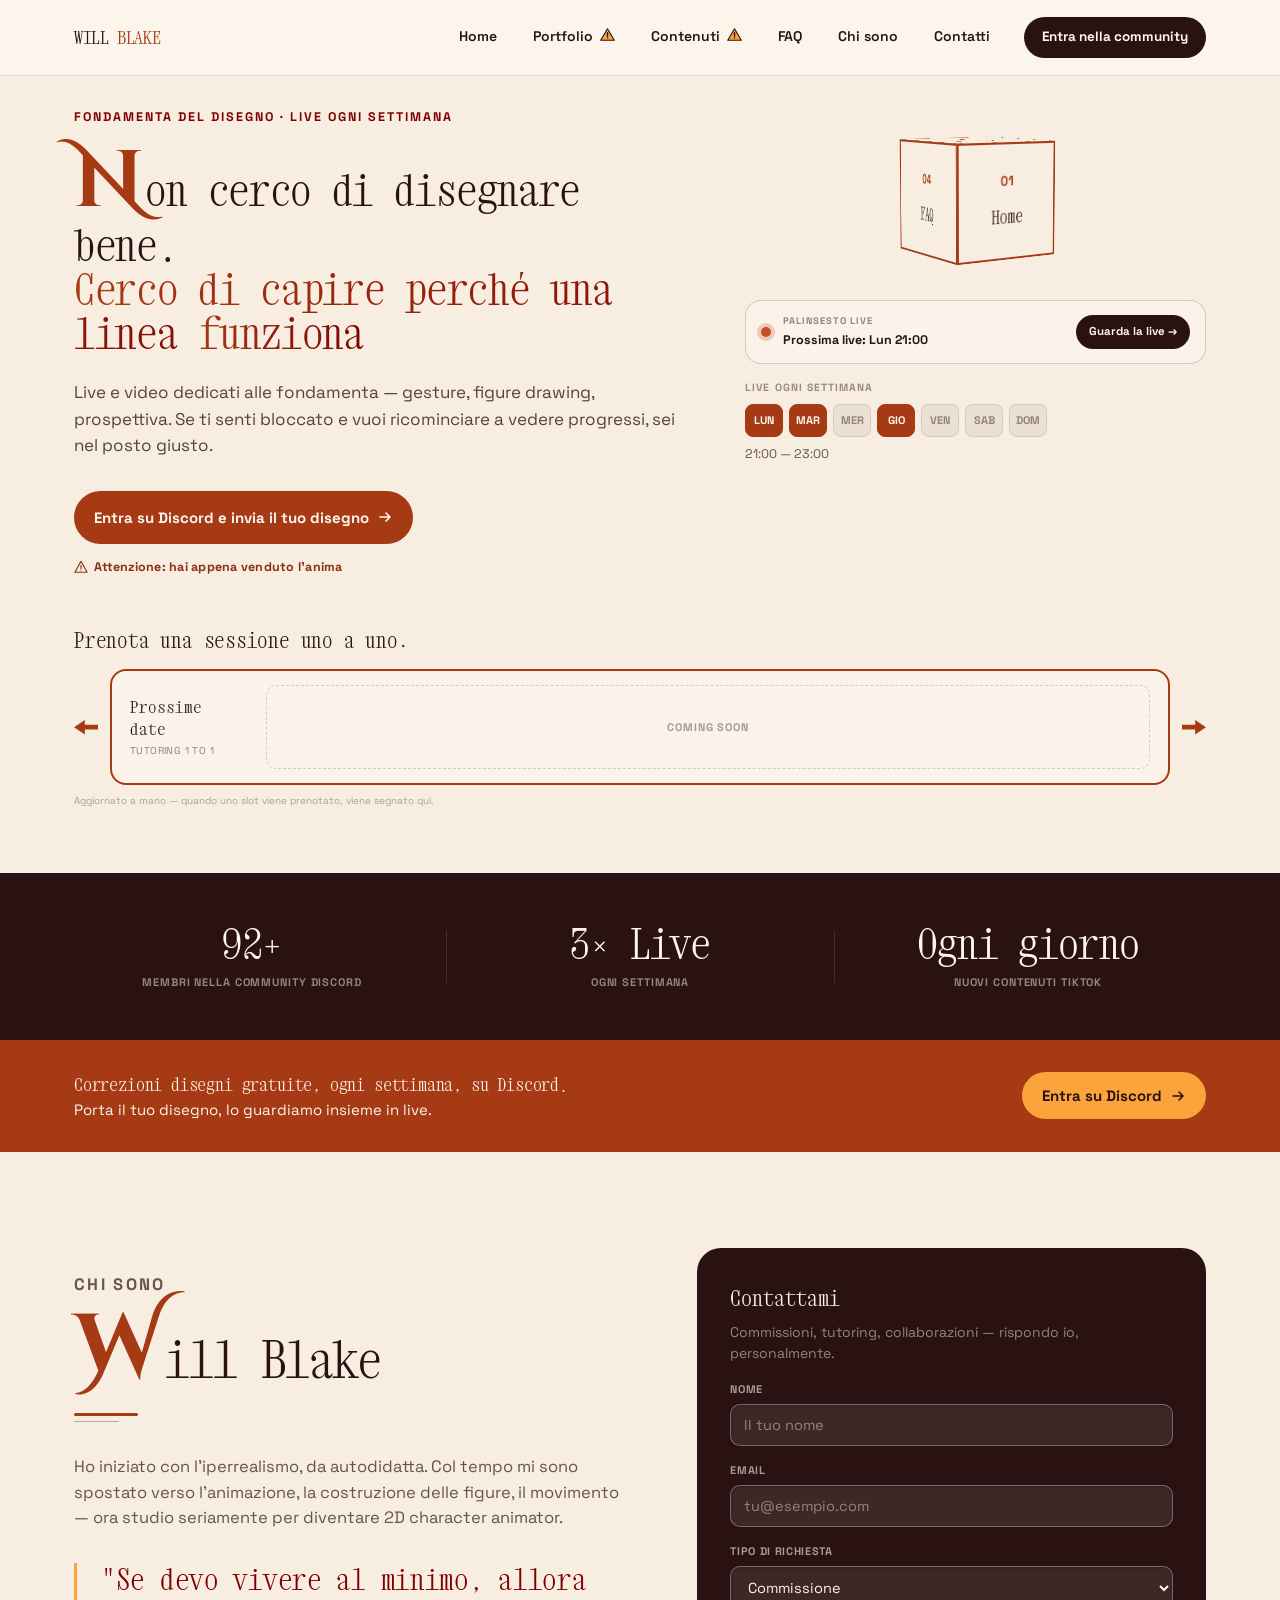
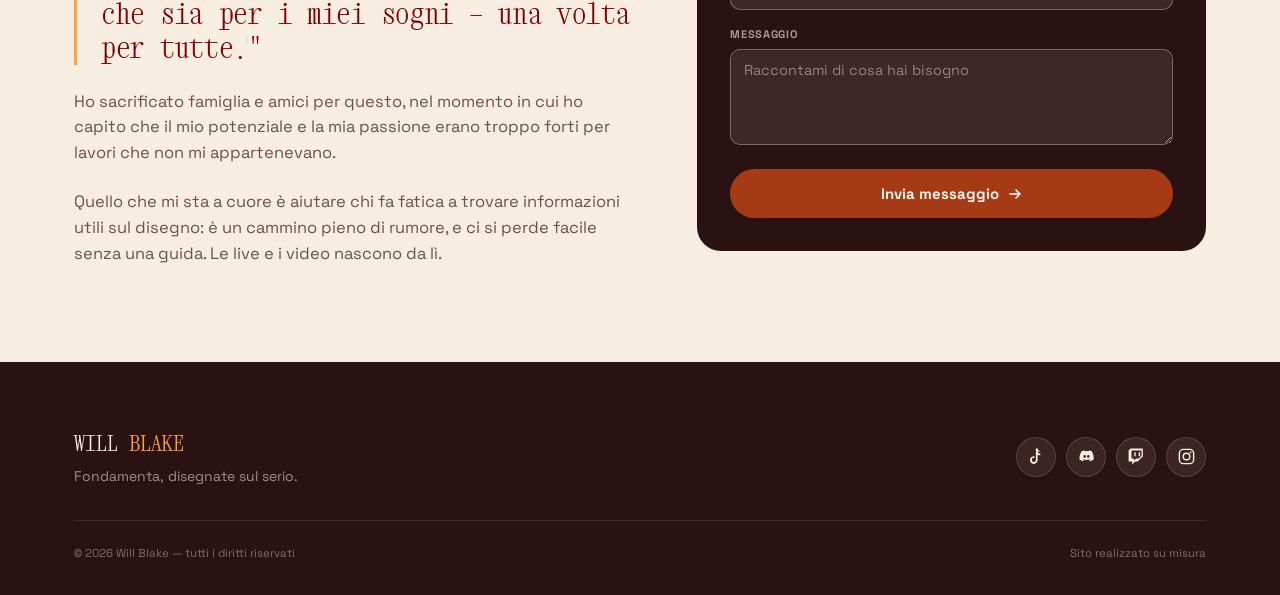
<file: index.html>
<!DOCTYPE html>
<html lang="it">
<head>
<meta charset="UTF-8">
<meta name="viewport" content="width=device-width, initial-scale=1.0">
<title>Will Blake Artist — Fondamenta, disegnate sul serio</title>
<meta name="description" content="Live, video e community dedicati alle fondamenta del disegno — gesture, figure drawing, prospettiva. Per chi ci sta sputando sangue sopra, sul serio.">
<link rel="preconnect" href="https://fonts.googleapis.com">
<link rel="preconnect" href="https://fonts.gstatic.com" crossorigin>
<link href="https://fonts.googleapis.com/css2?family=Space+Grotesk:wght@400;500;600;700&family=Xanh+Mono&family=Cinzel+Decorative:wght@700&display=swap" rel="stylesheet">
<link rel="stylesheet" href="style.css">
</head>
<body class="page-index">

  <!-- ============ HEADER ============ -->
  <header class="site-header">
    <div class="nav-inner">
      <a href="#top" class="logo">WILL <span>BLAKE</span></a>

      <input type="checkbox" id="nav-toggle" class="nav-toggle-input">
      <label for="nav-toggle" class="nav-burger" aria-label="Apri il menu">
        <svg width="22" height="16" viewBox="0 0 22 16" fill="none">
          <rect class="l l1" y="0" width="22" height="2" rx="1" fill="currentColor"/>
          <rect class="l l2" y="7" width="22" height="2" rx="1" fill="currentColor"/>
          <rect class="l l3" y="14" width="22" height="2" rx="1" fill="currentColor"/>
        </svg>
      </label>

      <nav class="nav-links">
        <a href="#top">Home</a>
        <a href="portfolio.html" class="nav-wip" title="In lavorazione">Portfolio</a>
        <a href="contenuti.html" class="nav-wip" title="In lavorazione">Contenuti</a>
        <a href="faq.html">FAQ</a>
        <a href="#chi-sono">Chi sono</a>
        <a href="#contatti">Contatti</a>
        <a href="https://discord.com/invite/3JS8gdbrpd" target="_blank" rel="noopener noreferrer" class="nav-cta">Entra nella community</a>
      </nav>
    </div>
  </header>

  <main>
    <!-- ============ HERO ============ -->
    <section id="top" class="hero">
      <div class="hero-mesh" aria-hidden="true">
        <div class="blob blob-1"></div>
        <div class="blob blob-2"></div>
        <div class="blob blob-3"></div>
      </div>

      <div class="container hero-grid">
        <div class="hero-text">
          <p class="hero-eyebrow">Fondamenta del disegno · Live ogni settimana</p>
          <h1>Non cerco di disegnare bene.<br><span class="highlight">Cerco di capire perché una linea <span class="swash-word">funziona<svg class="swash-svg" viewBox="0 0 200 24" preserveAspectRatio="none" aria-hidden="true"><path d="M4 16 C 30 4, 55 24, 85 12 C 110 2, 140 22, 165 10 C 180 5, 190 12, 196 8" pathLength="1"/></svg></span></span></h1>
          <p class="hero-sub">Live e video dedicati alle fondamenta — gesture, figure drawing, prospettiva. Se ti senti bloccato e vuoi ricominciare a vedere progressi, sei nel posto giusto.</p>

          <div class="hero-cta-row">
            <div class="hero-cta-primary">
              <a href="https://discord.com/invite/3JS8gdbrpd" target="_blank" rel="noopener noreferrer" class="btn btn-primary">
                Entra su Discord e invia il tuo disegno
                <svg width="16" height="16" viewBox="0 0 16 16" fill="none"><path d="M3 8h10M9 4l4 4-4 4" stroke="white" stroke-width="1.6" stroke-linecap="round" stroke-linejoin="round"/></svg>
              </a>
              <p class="btn-fineprint">
                <svg width="14" height="14" viewBox="0 0 16 16" fill="none"><path d="M8 1.5 15 14H1L8 1.5z" stroke="currentColor" stroke-width="1.3" stroke-linejoin="round"/><path d="M8 6.2v3.4M8 11.6v.1" stroke="currentColor" stroke-width="1.3" stroke-linecap="round"/></svg>
                Attenzione: hai appena venduto l'anima
              </p>
            </div>
          </div>
        </div>

        <div class="hero-visual reveal" aria-label="Cubo di navigazione — passa il mouse su una faccia per esplorare il sito">
          <div class="cube-wrap" id="cubeWrap">
            <button class="nav-arrow nav-arrow-left" id="arrowLeft" aria-label="Faccia precedente">
              <svg viewBox="0 0 100 60"><path d="M100 20H45L45 0 0 30 45 60 45 40H100Z"/></svg>
            </button>

            <div class="cube-stage" id="cubeStage">
              <div class="cube" id="cube">
                <a class="cube-face face-front" data-face="front" href="#top" draggable="false">
                  <span class="f-eyebrow">01</span><span class="f-title">Home</span>
                </a>
                <a class="cube-face face-right" data-face="right" href="portfolio.html" draggable="false">
                  <span class="f-eyebrow">02</span><span class="f-title">Portfolio</span>
                </a>
                <a class="cube-face face-back" data-face="back" href="contenuti.html" draggable="false">
                  <span class="f-eyebrow">03</span><span class="f-title">Contenuti</span>
                </a>
                <a class="cube-face face-left" data-face="left" href="faq.html" draggable="false">
                  <span class="f-eyebrow">04</span><span class="f-title">FAQ</span>
                </a>
                <a class="cube-face face-top" data-face="top" href="#chi-sono" draggable="false">
                  <span class="f-eyebrow">05</span><span class="f-title">Chi sono</span>
                </a>
                <a class="cube-face face-bottom" data-face="bottom" href="#contatti" draggable="false">
                  <span class="f-eyebrow">06</span><span class="f-title">Contatti</span>
                </a>
              </div>
            </div>

            <button class="nav-arrow nav-arrow-right" id="arrowRight" aria-label="Faccia successiva">
              <svg viewBox="0 0 100 60"><path d="M0 20H55L55 0 100 30 55 60 55 40H0Z"/></svg>
            </button>
          </div>

          <div class="live-status-card">
            <span class="ls-dot is-off" id="lsDot" aria-hidden="true"></span>
            <span class="ls-info">
              <span class="ls-label">Palinsesto live</span>
              <span class="ls-text" id="lsText">Prossima live: lun 21:00</span>
            </span>
            <a href="https://www.tiktok.com/@will.blake_artist/live" target="_blank" rel="noopener noreferrer" class="ls-cta">Guarda la live →</a>
          </div>

          <div class="hero-schedule">
            <p class="hero-schedule-label">Live ogni settimana</p>
            <div class="hero-schedule-days">
              <span class="day active">LUN</span>
              <span class="day active">MAR</span>
              <span class="day">MER</span>
              <span class="day active">GIO</span>
              <span class="day">VEN</span>
              <span class="day">SAB</span>
              <span class="day">DOM</span>
            </div>
            <p class="hero-schedule-time">21:00 — 23:00</p>
          </div>
        </div>
      </div>

      <!-- ---- Tutoring 1:1 (prova), dentro l'hero ---- -->
      <div class="container hero-tutor">
        <h3 class="hero-tutor-heading">Prenota una sessione uno a uno.</h3>

        <div class="tutor-card reveal">
          <button class="tutor-arrow tutor-arrow-left" id="tutorArrowLeft" aria-label="Settimana precedente">
            <svg viewBox="0 0 100 60"><path d="M100 20H45L45 0 0 30 45 60 45 40H100Z"/></svg>
          </button>

          <div class="tutor-card-inner">
            <div class="tutor-label">
              <p class="tutor-label-title" id="tutorWeekLabel">Settimana del 7–13 set.</p>
              <p class="tutor-label-sub">Tutoring 1 to 1</p>
            </div>
            <div class="tutor-slots" id="tutorSlots"></div>
          </div>

          <button class="tutor-arrow tutor-arrow-right" id="tutorArrowRight" aria-label="Settimana successiva">
            <svg viewBox="0 0 100 60"><path d="M0 20H55L55 0 100 30 55 60 55 40H0Z"/></svg>
          </button>
        </div>

        <p class="tutor-note">Aggiornato a mano — quando uno slot viene prenotato, viene segnato qui.</p>
      </div>
    </section>

    <!-- ============ STATS BAND ============ -->
    <section class="stats-band" aria-label="Numeri della community">
      <div class="container stats-grid reveal">
        <div class="stat">
          <span class="stat-rule"></span>
          <span class="stat-num" id="statMembers">100+</span>
          <span class="stat-label">Membri nella community Discord</span>
        </div>
        <div class="stat">
          <span class="stat-rule"></span>
          <span class="stat-num" id="statLive">3× Live</span>
          <span class="stat-label">Ogni settimana</span>
        </div>
        <div class="stat">
          <span class="stat-rule"></span>
          <span class="stat-num">Ogni giorno</span>
          <span class="stat-label">Nuovi contenuti TikTok</span>
        </div>
      </div>
    </section>


    <!-- ============ BANNER COMMUNITY ============ -->
    <section class="community-banner reveal" aria-label="Correzioni disegni gratuite su Discord">
      <div class="container banner-inner">
        <p class="banner-text">
          <span class="banner-headline">Correzioni disegni gratuite, ogni settimana, su Discord.</span>
          Porta il tuo disegno, lo guardiamo insieme in live.
        </p>
        <a href="https://discord.com/invite/3JS8gdbrpd" target="_blank" rel="noopener noreferrer" class="btn banner-cta">
          Entra su Discord
          <svg width="16" height="16" viewBox="0 0 16 16" fill="none"><path d="M3 8h10M9 4l4 4-4 4" stroke="currentColor" stroke-width="1.6" stroke-linecap="round" stroke-linejoin="round"/></svg>
        </a>
      </div>
    </section>

    <!-- ============ CHI SONO + CONTATTI ============ -->
    <section id="chi-sono" class="section">
      <div class="container about-grid">
        <div class="about-text reveal">
          <p class="eyebrow">Chi sono</p>
          <h2>Will Blake</h2>
          <div class="rule"><span></span><span></span></div>

          <p>Ho iniziato con l'iperrealismo, da autodidatta. Col tempo mi sono spostato verso l'animazione, la costruzione delle figure, il movimento — ora studio seriamente per diventare 2D character animator.</p>

          <p class="about-quote">"Se devo vivere al minimo, allora che sia per i miei sogni — una volta per tutte."</p>

          <p>Ho sacrificato famiglia e amici per questo, nel momento in cui ho capito che il mio potenziale e la mia passione erano troppo forti per lavori che non mi appartenevano.</p>

          <p>Quello che mi sta a cuore è aiutare chi fa fatica a trovare informazioni utili sul disegno: è un cammino pieno di rumore, e ci si perde facile senza una guida. Le live e i video nascono da lì.</p>
        </div>

        <div id="contatti" class="contact-panel reveal">
          <h3>Contattami</h3>
          <p>Commissioni, tutoring, collaborazioni — rispondo io, personalmente.</p>

          <form id="contact-form" action="https://formspree.io/f/xaennlln" method="POST">
            <input type="hidden" name="_subject" value="Nuovo messaggio dal sito Will Blake">
            <input type="text" name="_gotcha" tabindex="-1" autocomplete="off" aria-hidden="true" style="display:none">
            <div class="field">
              <label for="c-name">Nome</label>
              <input id="c-name" name="nome" type="text" placeholder="Il tuo nome" required>
            </div>
            <div class="field">
              <label for="c-email">Email</label>
              <input id="c-email" name="email" type="email" placeholder="tu@esempio.com" required>
            </div>
            <div class="field">
              <label for="c-type">Tipo di richiesta</label>
              <select id="c-type" name="tipo">
                <option>Commissione</option>
                <option>Tutoring 1 to 1</option>
                <option>Collaboriamo</option>
                <option>Altro</option>
              </select>
              <div class="c-note" id="tutoringNote" hidden>
                <input type="checkbox" id="c-terms" name="condizioni_tutoring" value="lette e accettate" required>
                <p class="c-note__text">
                  <label for="c-terms">Un attimo prima di scrivermi — ho letto e accetto le</label>
                  <span class="c-note__trigger" tabindex="0" aria-describedby="tutoringPolicy">condizioni del tutoring</span>.
                  <span class="c-note__pop" id="tutoringPolicy" role="tooltip">Il tutoring si paga in anticipo, per intero. Dopo la prenotazione puoi spostare o disdire l'appuntamento fino a 24 ore prima — oltre quel limite, no. Se non ti presenti e non hai disdetto in tempo, l'acconto resta perso.</span>
                </p>
              </div>
            </div>
            <div class="field">
              <label for="c-msg">Messaggio</label>
              <textarea id="c-msg" name="messaggio" placeholder="Raccontami di cosa hai bisogno" required></textarea>
            </div>
            <button type="submit" class="btn btn-primary">
              Invia messaggio
              <svg width="16" height="16" viewBox="0 0 16 16" fill="none"><path d="M3 8h10M9 4l4 4-4 4" stroke="white" stroke-width="1.6" stroke-linecap="round" stroke-linejoin="round"/></svg>
            </button>
            <p id="form-status" class="form-status" role="status" aria-live="polite" hidden></p>
          </form>
        </div>
      </div>
    </section>
  </main>

  <!-- ============ FOOTER ============ -->
  <footer class="site-footer">
    <div class="container">
      <div class="footer-top">
        <div>
          <p class="footer-logo">WILL <span>BLAKE</span></p>
          <p class="footer-tag">Fondamenta, disegnate sul serio.</p>
        </div>
        <div class="social-row">
          <a href="https://www.tiktok.com/@will.blake_artist" target="_blank" rel="noopener noreferrer" class="social-pill" aria-label="TikTok">
            <svg viewBox="0 0 24 24" fill="none"><path d="M16.6 5.82a4.28 4.28 0 0 1-3.14-4.14V2h-2.24v14.4a2.6 2.6 0 1 1-1.82-2.48v-2.3a4.9 4.9 0 1 0 4.06 4.82V9.4c1 .7 2.2 1.1 3.4 1.1V8.28c-.7 0-1.4-.16-2-.46a4.28 4.28 0 0 1-1.8-2z" fill="currentColor"/></svg>
          </a>
          <a href="https://discord.com/invite/3JS8gdbrpd" target="_blank" rel="noopener noreferrer" class="social-pill" aria-label="Discord">
            <svg viewBox="0 0 24 24" fill="none"><path d="M18.9 5.5a15 15 0 0 0-3.7-1.15c-.16.3-.35.7-.48 1a13.9 13.9 0 0 0-4.5 0 9 9 0 0 0-.48-1A15 15 0 0 0 6 5.5C3.6 9 2.9 12.4 3.2 15.8a15 15 0 0 0 4.6 2.3c.37-.5.7-1.04 1-1.6-.55-.2-1.07-.46-1.57-.76.13-.1.26-.2.38-.3a10.7 10.7 0 0 0 9 0c.13.1.25.2.38.3-.5.3-1.02.55-1.57.76.3.56.63 1.1 1 1.6a15 15 0 0 0 4.6-2.3c.4-3.9-.55-7.3-2.6-10.3zM9.7 13.7c-.9 0-1.65-.83-1.65-1.85S8.78 10 9.7 10s1.66.83 1.65 1.85c0 1.02-.74 1.85-1.65 1.85zm4.6 0c-.9 0-1.65-.83-1.65-1.85S13.38 10 14.3 10s1.66.83 1.65 1.85c0 1.02-.73 1.85-1.65 1.85z" fill="currentColor"/></svg>
          </a>
          <a href="https://www.twitch.tv/willblakeartist" target="_blank" rel="noopener noreferrer" class="social-pill" aria-label="Twitch">
            <svg viewBox="0 0 24 24" fill="none"><path fill-rule="evenodd" clip-rule="evenodd" d="M4.5 2 2 4.5v13.8h4.6V22l3.7-3.7h3.2L20 12V2H4.5zm13.8 9.2-3.2 3.2h-3.7l-2.8 2.8v-2.8H5.7V4.3h12.6v6.9zM9.2 6.7h1.8v5H9.2v-5zm5.5 0h1.8v5h-1.8v-5z" fill="currentColor"/></svg>
          </a>
          <a href="https://www.instagram.com/will.blake_/" target="_blank" rel="noopener noreferrer" class="social-pill" aria-label="Instagram">
            <svg viewBox="0 0 24 24" fill="none"><rect x="3" y="3" width="18" height="18" rx="5" stroke="currentColor" stroke-width="1.8"/><circle cx="12" cy="12" r="4.2" stroke="currentColor" stroke-width="1.8"/><circle cx="17.3" cy="6.7" r="1.15" fill="currentColor"/></svg>
          </a>
        </div>
      </div>
      <div class="footer-bottom">
        <span>© 2026 Will Blake — tutti i diritti riservati</span>
        <span>Sito realizzato su misura</span>
      </div>
    </div>
  </footer>

  <script>
    /* Stato live calcolato sull'ora di Copenaghen. Nessuna libreria esterna:
       poche righe vanilla, e se JS è disabilitato resta visibile il testo
       statico di fallback già scritto nell'HTML. */
    (function () {
      var dot = document.getElementById('lsDot');
      var text = document.getElementById('lsText');
      if (!dot || !text) return;

      var dayNames = ['Dom', 'Lun', 'Mar', 'Mer', 'Gio', 'Ven', 'Sab'];
      var liveDays = [1, 2, 4]; // Lun, Mar, Gio
      var startHour = 21, endHour = 23;

      var parts = new Intl.DateTimeFormat('en-US', {
        timeZone: 'Europe/Copenhagen',
        weekday: 'short', hour: 'numeric', hour12: false
      }).formatToParts(new Date());

      var weekdayShort, hour;
      parts.forEach(function (p) {
        if (p.type === 'weekday') weekdayShort = p.value;
        if (p.type === 'hour') hour = parseInt(p.value, 10);
      });
      var weekdayMap = { Sun: 0, Mon: 1, Tue: 2, Wed: 3, Thu: 4, Fri: 5, Sat: 6 };
      var day = weekdayMap[weekdayShort];
      if (day === undefined || isNaN(hour)) return;

      var isLive = liveDays.indexOf(day) !== -1 && hour >= startHour && hour < endHour;

      if (isLive) {
        dot.classList.remove('is-off');
        dot.classList.add('is-live');
        text.textContent = 'In live ora';
      } else {
        var offset = 0, nextDay = day;
        for (var i = 0; i < 8; i++) {
          var candidate = (day + i) % 7;
          var stillToday = i === 0 && hour < startHour;
          if (liveDays.indexOf(candidate) !== -1 && (i === 0 ? stillToday : true)) {
            offset = i; nextDay = candidate; break;
          }
        }
        text.textContent = 'Prossima live: ' + dayNames[nextDay] + ' ' + startHour + ':00';
      }
    })();

    /* Conteggio animato della fascia numeri, una sola volta quando entra
       in vista. Vanilla, nessuna libreria: se JS è disabilitato restano
       visibili i valori finali già scritti nell'HTML. */
    (function () {
      var band = document.querySelector('.stats-grid');
      var membersEl = document.getElementById('statMembers');
      var liveEl = document.getElementById('statLive');
      if (!band || !membersEl || !liveEl || !('IntersectionObserver' in window)) return;

      function countUp(el, target, suffix, duration, pulse) {
        var start = null;
        if (pulse) el.classList.add('pulsing');
        function step(ts) {
          if (!start) start = ts;
          var progress = Math.min((ts - start) / duration, 1);
          var eased = 1 - Math.pow(1 - progress, 3);
          el.textContent = Math.round(eased * target) + suffix;
          if (progress < 1) {
            requestAnimationFrame(step);
          } else {
            el.textContent = target + suffix;
            if (pulse) el.classList.remove('pulsing');
          }
        }
        requestAnimationFrame(step);
      }

      var played = false;
      var observer = new IntersectionObserver(function (entries) {
        entries.forEach(function (entry) {
          if (entry.isIntersecting && !played) {
            played = true;
            countUp(membersEl, 100, '+', 800, false);
            countUp(liveEl, 3, '× Live', 850, false);
            observer.disconnect();
          }
        });
      }, { threshold: 0.4 });
      observer.observe(band);
    })();

    /* Cubo di navigazione in hero: ruota da solo, si trascina col mouse,
       l'hover su una faccia la porta di fronte (e mostra le frecce per
       scorrere le facce in loop). Storia completa delle scelte in
       nav-cube-prototype.html. Vanilla, nessuna libreria. */
    (function () {
      var cube = document.getElementById('cube');
      if (!cube) return;
      var faces = cube.querySelectorAll('.cube-face');

      var FACE_TARGETS = {
        front:  { x: 0,   y: 0 },
        back:   { x: 0,   y: 180 },
        right:  { x: 0,   y: -90 },
        left:   { x: 0,   y: 90 },
        top:    { x: -90, y: 0 },
        bottom: { x: 90,  y: 0 }
      };
      var FACE_ORDER = ['front', 'right', 'back', 'left', 'top', 'bottom'];
      var lockedFaceIndex = -1;

      var currentX = -14, currentY = 20;
      var speedX = 0.11, speedY = 0.17;
      var autoRotating = true;
      var rafId = null;

      function applyTransform() {
        cube.style.transform = 'rotateX(' + currentX + 'deg) rotateY(' + currentY + 'deg)';
      }

      function tick() {
        if (!autoRotating) return;
        currentX += speedX;
        currentY += speedY;
        applyTransform();
        rafId = requestAnimationFrame(tick);
      }

      function nearestEquivalent(current, target) {
        return target + Math.round((current - target) / 360) * 360;
      }

      function focusFace(faceName) {
        if (isDragging) return;
        autoRotating = false;
        if (rafId) cancelAnimationFrame(rafId);
        cube.style.transition = 'transform .6s var(--ease, ease)';
        var t = FACE_TARGETS[faceName];
        currentX = nearestEquivalent(currentX, t.x);
        currentY = nearestEquivalent(currentY, t.y);
        applyTransform();
        lockedFaceIndex = FACE_ORDER.indexOf(faceName);
        cubeWrap.classList.add('is-locked');
      }

      function resumeAuto() {
        if (isDragging) return;
        cube.style.transition = 'none';
        autoRotating = true;
        lockedFaceIndex = -1;
        cubeWrap.classList.remove('is-locked');
        tick();
      }

      faces.forEach(function (face) {
        face.addEventListener('mouseenter', function () { focusFace(face.dataset.face); });
      });
      var cubeWrap = document.getElementById('cubeWrap');
      cubeWrap.addEventListener('mouseleave', resumeAuto);

      var arrowLeft = document.getElementById('arrowLeft');
      var arrowRight = document.getElementById('arrowRight');
      function goToRelativeFace(step) {
        if (lockedFaceIndex === -1) return;
        var n = FACE_ORDER.length;
        var nextIndex = (lockedFaceIndex + step + n) % n;
        focusFace(FACE_ORDER[nextIndex]);
      }
      arrowRight.addEventListener('click', function () { goToRelativeFace(1); });
      arrowLeft.addEventListener('click', function () { goToRelativeFace(-1); });

      // ---- trascinamento col mouse ----
      var stage = document.getElementById('cubeStage');
      var isDragging = false;
      var dragStartX = 0, dragStartY = 0;
      var dragStartRotX = 0, dragStartRotY = 0;
      var dragMoved = 0;
      var DRAG_SENSITIVITY = 0.4;
      var CLICK_THRESHOLD = 6;

      stage.addEventListener('dragstart', function (e) { e.preventDefault(); });

      // Il trascinamento parte solo quando il puntatore si sposta oltre
      // CLICK_THRESHOLD. Prima di allora è un click normale: non tocco lo
      // stato del cubo e NON catturo il puntatore — con setPointerCapture
      // il browser assegna il click al contenitore invece che al link
      // della faccia, e la navigazione non partiva mai.
      var pressed = false;
      var pressPointerId = null;

      stage.addEventListener('pointerdown', function (e) {
        pressed = true;
        pressPointerId = e.pointerId;
        dragMoved = 0;
        dragStartX = e.clientX; dragStartY = e.clientY;
      });

      stage.addEventListener('pointermove', function (e) {
        if (!pressed) return;
        var dx = e.clientX - dragStartX;
        var dy = e.clientY - dragStartY;
        dragMoved = Math.max(dragMoved, Math.abs(dx), Math.abs(dy));

        if (!isDragging) {
          if (dragMoved <= CLICK_THRESHOLD) return;
          // inizia il trascinamento vero
          isDragging = true;
          autoRotating = false;
          lockedFaceIndex = -1;
          cubeWrap.classList.remove('is-locked');
          if (rafId) cancelAnimationFrame(rafId);
          cube.style.transition = 'none';
          dragStartX = e.clientX; dragStartY = e.clientY;
          dragStartRotX = currentX; dragStartRotY = currentY;
          stage.setPointerCapture(pressPointerId);
          stage.classList.add('is-dragging');
          return;
        }

        currentY = dragStartRotY + (e.clientX - dragStartX) * DRAG_SENSITIVITY;
        currentX = dragStartRotX - (e.clientY - dragStartY) * DRAG_SENSITIVITY;
        applyTransform();
      });

      function endDrag() {
        pressed = false;
        if (!isDragging) return;
        isDragging = false;
        stage.classList.remove('is-dragging');
      }
      stage.addEventListener('pointerup', endDrag);
      stage.addEventListener('pointercancel', endDrag);

      // un trascinamento non deve contare come click sulla faccia
      // (altrimenti si naviga per sbaglio solo perché si stava ruotando).
      faces.forEach(function (face) {
        face.addEventListener('click', function (e) {
          if (dragMoved > CLICK_THRESHOLD) e.preventDefault();
        });
      });

      applyTransform();
      tick();
    })();

    /* Calendario tutoring 1:1: 3 settimane, le prime due con slot reali
       (mercoledì e venerdì, stessi orari), la terza "coming soon". Dati
       aggiornati a mano nel codice quando cambia qualcosa — vedi
       tutoring-calendar-prototype.html per la cronologia delle scelte. */
    (function () {
      var slotsEl = document.getElementById('tutorSlots');
      var labelEl = document.getElementById('tutorWeekLabel');
      var arrowRight = document.getElementById('tutorArrowRight');
      var arrowLeft = document.getElementById('tutorArrowLeft');
      if (!slotsEl || !arrowRight || !arrowLeft) return;

      var ALL_WEEKS = [
        {
          range: '19–25 ott.', end: '25/10',
          slots: [
            { day: 'MER', date: '21/10', time: '17:00–18:00', booked: false },
            { day: 'VEN', date: '23/10', time: '17:00–19:00', booked: true }
          ]
        },
        {
          range: '26 ott.–1 nov.', end: '01/11',
          slots: [
            { day: 'MER', date: '28/10', time: '17:00–18:00', booked: false },
            { day: 'VEN', date: '30/10', time: '17:00–19:00', booked: true }
          ]
        },
        {
          range: '2–8 nov.', end: '08/11',
          slots: [
            { day: 'MER', date: '04/11', time: '17:00–18:00', booked: false },
            { day: 'VEN', date: '06/11', time: '17:00–19:00', booked: true }
          ]
        },
        {
          range: '9–15 nov.', end: '15/11',
          comingSoon: true
        }
      ];

      /* Le settimane finite spariscono da sole; gli slot già iniziati di una
         settimana in corso restano ma opacizzati e non prenotabili. "Adesso"
         è l'ora di Copenaghen (lo stesso fuso della live), come numero
         AAAAMMGGhhmm da confrontare con data e ora di inizio. Le date nei
         dati non hanno l'anno: vale quello corrente (a cavallo d'anno, i mesi
         molto più bassi del mese attuale contano come anno dopo). Ogni
         settimana ha `end` (ultimo giorno, GG/MM): finita quella, sparisce. */
      var now = {};
      new Intl.DateTimeFormat('en-GB', {
        timeZone: 'Europe/Copenhagen', hourCycle: 'h23',
        year: 'numeric', month: 'numeric', day: 'numeric',
        hour: 'numeric', minute: 'numeric'
      }).formatToParts(new Date()).forEach(function (p) {
        now[p.type] = parseInt(p.value, 10);
      });
      var nowStamp = ((now.year * 100 + now.month) * 100 + now.day) * 10000 +
        now.hour * 100 + now.minute;

      function stamp(dateStr, timeStr) {
        var d = dateStr.split('/');
        var t = (timeStr || '23:59').split(':');
        var month = parseInt(d[1], 10);
        var year = now.year + (month < now.month - 6 ? 1 : 0);
        return ((year * 100 + month) * 100 + parseInt(d[0], 10)) * 10000 +
          parseInt(t[0], 10) * 100 + parseInt(t[1], 10);
      }

      var WEEKS = ALL_WEEKS.filter(function (w) {
        return stamp(w.end) > nowStamp;
      });
      if (!WEEKS.length) WEEKS = [{ range: '', comingSoon: true }];

      var current = 0;

      function render() {
        var week = WEEKS[current];
        labelEl.innerHTML = week.range ? 'Settimana del<br>' + week.range : 'Prossime<br>date';
        slotsEl.innerHTML = '';

        if (week.comingSoon) {
          var soon = document.createElement('div');
          soon.className = 'tutor-soon';
          soon.textContent = 'Coming soon';
          slotsEl.appendChild(soon);
          return;
        }

        week.slots.forEach(function (slot) {
          /* slot già iniziato: resta visibile ma opacizzato e non cliccabile */
          var past = stamp(slot.date, slot.time.split('–')[0].trim()) <= nowStamp;
          var free = !slot.booked && !past;
          var tile = document.createElement(free ? 'button' : 'div');
          tile.className = 'tutor-slot' + (free ? ' is-free' : '') +
            (slot.booked ? ' is-booked' : '') + (past ? ' is-past' : '');
          tile.innerHTML =
            '<span class="slot-day">' + slot.day + '</span>' +
            '<span class="slot-date">' + slot.date + '</span>' +
            '<span class="slot-time">' + slot.time + '</span>' +
            (free ? '<span class="slot-cta">Prenota</span>' : '') +
            '<div class="slot-booked-overlay">' +
              '<svg class="slot-x" viewBox="0 0 26 26"><path d="M4 4l18 18M22 4L4 22"/></svg>' +
              '<span class="slot-booked-label">Prenotato</span>' +
            '</div>';
          if (free) {
            tile.type = 'button';
            tile.setAttribute('aria-label',
              'Prenota lezione 1 to 1 di ' + slot.day + ' ' + slot.date + ', ' + slot.time);
            tile.addEventListener('click', function () { bookSlot(slot); });
          }
          slotsEl.appendChild(tile);
        });
      }

      /* Click su uno slot libero: porta al form contatti già impostato su
         "Tutoring 1 to 1", con il messaggio precompilato su data e ora
         scelte, cursore pronto per scrivere l'argomento. */
      function bookSlot(slot) {
        var typeSel = document.getElementById('c-type');
        var msg = document.getElementById('c-msg');
        var start = slot.time.split('–')[0].split('-')[0].trim();

        if (typeSel) {
          typeSel.value = 'Tutoring 1 to 1';
          typeSel.dispatchEvent(new Event('change', { bubbles: true }));
        }
        if (msg) {
          msg.value = 'Mi prenoto per una lezione 1 to 1 il ' + slot.date +
            ' alle ' + start + '. Su cosa voglio lavorare: ';
        }

        var target = document.getElementById('contatti');
        if (target) target.scrollIntoView({ behavior: 'smooth', block: 'start' });

        if (msg) {
          setTimeout(function () {
            msg.focus();
            msg.selectionStart = msg.selectionEnd = msg.value.length;
          }, 550);
        }
      }

      arrowRight.addEventListener('click', function () {
        current = (current + 1) % WEEKS.length;
        render();
      });
      arrowLeft.addEventListener('click', function () {
        current = (current - 1 + WEEKS.length) % WEEKS.length;
        render();
      });

      render();
    })();

    /* Nota tutoring nel form contatti: compare solo quando il tipo di
       richiesta è "Tutoring 1 to 1", e con lei la spunta obbligatoria per
       accettare le condizioni. Vanilla, nessuna libreria: se JS è
       disabilitato la nota resta nascosta (l'attributo hidden è già
       nell'HTML) e il form funziona lo stesso. */
    (function () {
      var select = document.getElementById('c-type');
      var note = document.getElementById('tutoringNote');
      var terms = document.getElementById('c-terms');
      if (!select || !note) return;

      function sync() {
        var isTutoring = select.value.indexOf('Tutoring') !== -1;
        note.hidden = !isTutoring;
        if (terms) {
          /* nascosta la spunta non deve bloccare l'invio: fuori dal
             tutoring la disattivo e la deseleziono */
          terms.required = isTutoring;
          terms.disabled = !isTutoring;
          if (!isTutoring) terms.checked = false;
        }
      }
      select.addEventListener('change', sync);
      sync();
    })();
  </script>
  <script src="contact-form.js"></script>

</body>
</html>
</file>
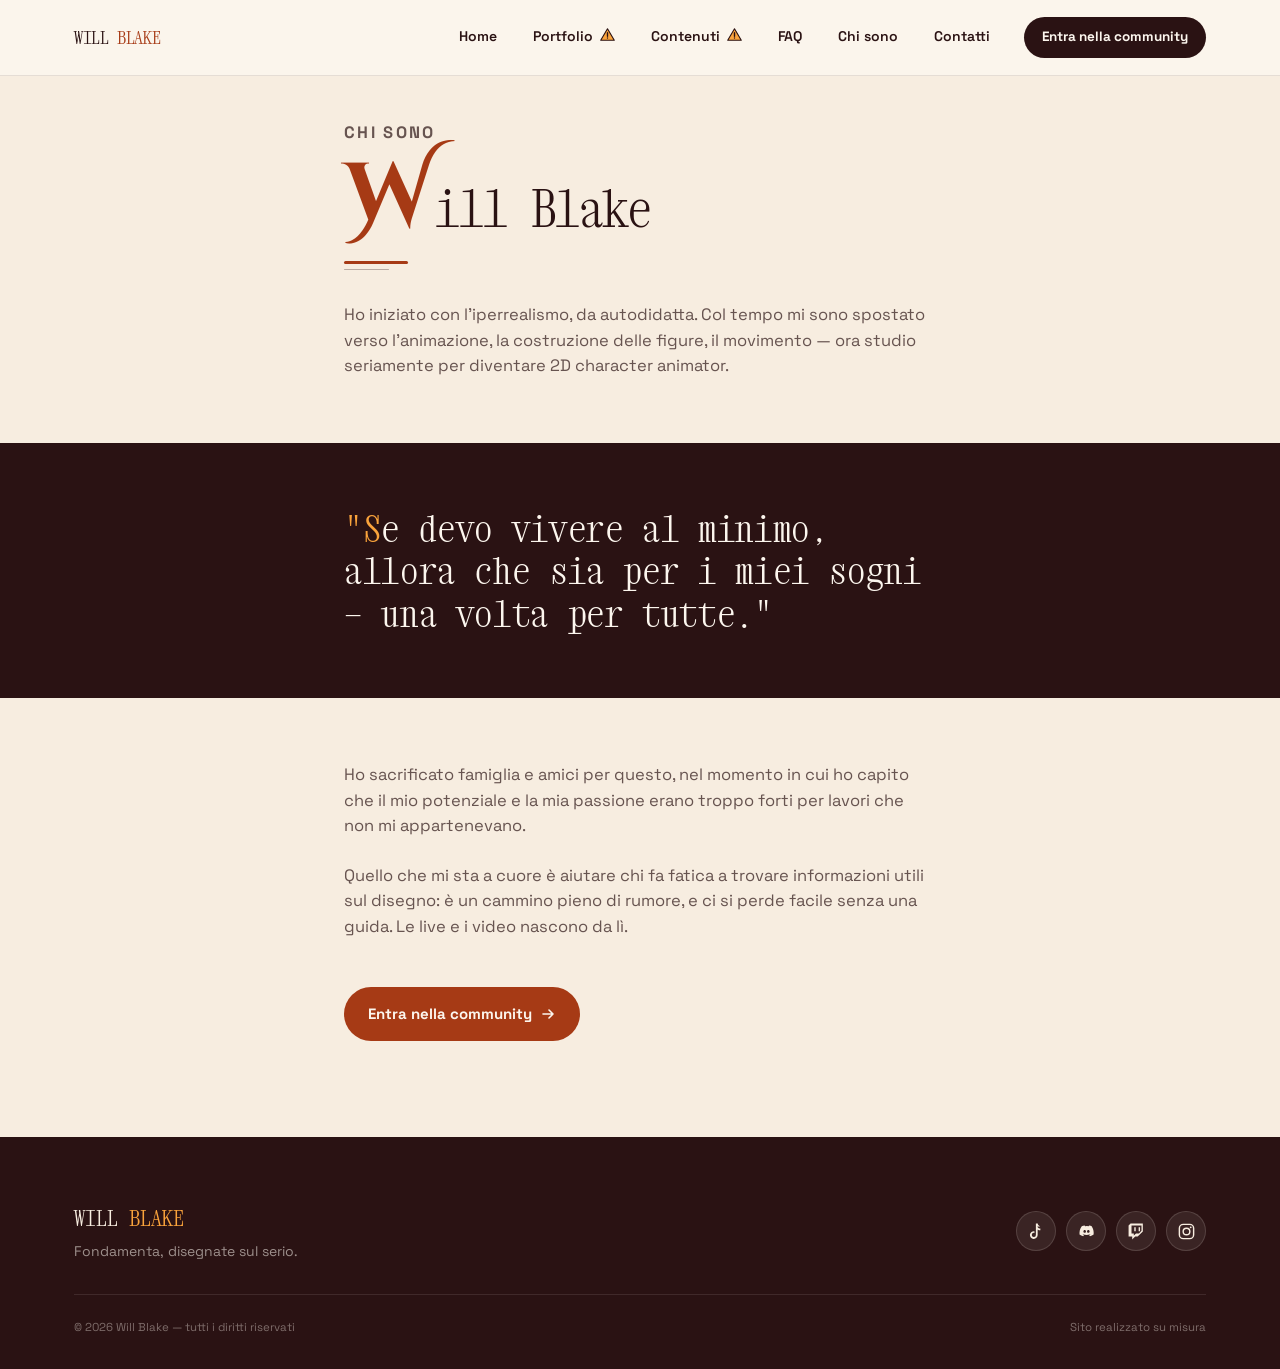
<file: chi-sono.html>
<!DOCTYPE html>
<html lang="it">
<head>
<meta charset="UTF-8">
<meta name="viewport" content="width=device-width, initial-scale=1.0">
<title>Chi sono — Will Blake Artist</title>
<meta name="description" content="Will Blake: chi è, il percorso, la filosofia dietro il lavoro.">
<link rel="preconnect" href="https://fonts.googleapis.com">
<link rel="preconnect" href="https://fonts.gstatic.com" crossorigin>
<link href="https://fonts.googleapis.com/css2?family=Space+Grotesk:wght@400;500;600;700&family=Xanh+Mono&family=Cinzel+Decorative:wght@700&display=swap" rel="stylesheet">
<link rel="stylesheet" href="style.css">
</head>
<body class="page-chi-sono">

  <!-- ============ HEADER ============ -->
  <header class="site-header">
    <div class="nav-inner">
      <a href="index.html" class="logo">WILL <span>BLAKE</span></a>

      <input type="checkbox" id="nav-toggle" class="nav-toggle-input">
      <label for="nav-toggle" class="nav-burger" aria-label="Apri il menu">
        <svg width="22" height="16" viewBox="0 0 22 16" fill="none">
          <rect class="l l1" y="0" width="22" height="2" rx="1" fill="currentColor"/>
          <rect class="l l2" y="7" width="22" height="2" rx="1" fill="currentColor"/>
          <rect class="l l3" y="14" width="22" height="2" rx="1" fill="currentColor"/>
        </svg>
      </label>

      <nav class="nav-links">
        <a href="index.html">Home</a>
        <a href="portfolio.html" class="nav-wip" title="In lavorazione">Portfolio</a>
        <a href="contenuti.html" class="nav-wip" title="In lavorazione">Contenuti</a>
        <a href="faq.html">FAQ</a>
        <a href="chi-sono.html">Chi sono</a>
        <a href="contatti.html">Contatti</a>
        <a href="https://discord.com/invite/3JS8gdbrpd" target="_blank" rel="noopener noreferrer" class="nav-cta">Entra nella community</a>
      </nav>
    </div>
  </header>

  <main>
    <!-- ============ CHI SONO ============ -->
    <section id="chi-sono" class="section">
      <div class="container-narrow">
        <div class="about-text reveal">
          <p class="eyebrow">Chi sono</p>
          <h2>Will Blake</h2>
          <div class="rule"><span></span><span></span></div>

          <p>Ho iniziato con l'iperrealismo, da autodidatta. Col tempo mi sono spostato verso l'animazione, la costruzione delle figure, il movimento — ora studio seriamente per diventare 2D character animator.</p>

          <p class="about-quote">"Se devo vivere al minimo, allora che sia per i miei sogni — una volta per tutte."</p>

          <p>Ho sacrificato famiglia e amici per questo, nel momento in cui ho capito che il mio potenziale e la mia passione erano troppo forti per lavori che non mi appartenevano.</p>

          <p>Quello che mi sta a cuore è aiutare chi fa fatica a trovare informazioni utili sul disegno: è un cammino pieno di rumore, e ci si perde facile senza una guida. Le live e i video nascono da lì.</p>

          <div class="about-cta"><a href="https://discord.com/invite/3JS8gdbrpd" target="_blank" rel="noopener noreferrer" class="btn btn-primary">Entra nella community <svg width="16" height="16" viewBox="0 0 16 16" fill="none"><path d="M3 8h10M9 4l4 4-4 4" stroke="currentColor" stroke-width="1.6" stroke-linecap="round" stroke-linejoin="round"/></svg></a></div>
        </div>
      </div>
    </section>
  </main>

  <!-- ============ FOOTER ============ -->
  <footer class="site-footer">
    <div class="container">
      <div class="footer-top">
        <div>
          <p class="footer-logo">WILL <span>BLAKE</span></p>
          <p class="footer-tag">Fondamenta, disegnate sul serio.</p>
        </div>
        <div class="social-row">
          <a href="https://www.tiktok.com/@will.blake_artist" target="_blank" rel="noopener noreferrer" class="social-pill" aria-label="TikTok">
            <svg viewBox="0 0 24 24" fill="none"><path d="M16.6 5.82a4.28 4.28 0 0 1-3.14-4.14V2h-2.24v14.4a2.6 2.6 0 1 1-1.82-2.48v-2.3a4.9 4.9 0 1 0 4.06 4.82V9.4c1 .7 2.2 1.1 3.4 1.1V8.28c-.7 0-1.4-.16-2-.46a4.28 4.28 0 0 1-1.8-2z" fill="currentColor"/></svg>
          </a>
          <a href="https://discord.com/invite/3JS8gdbrpd" target="_blank" rel="noopener noreferrer" class="social-pill" aria-label="Discord">
            <svg viewBox="0 0 24 24" fill="none"><path d="M18.9 5.5a15 15 0 0 0-3.7-1.15c-.16.3-.35.7-.48 1a13.9 13.9 0 0 0-4.5 0 9 9 0 0 0-.48-1A15 15 0 0 0 6 5.5C3.6 9 2.9 12.4 3.2 15.8a15 15 0 0 0 4.6 2.3c.37-.5.7-1.04 1-1.6-.55-.2-1.07-.46-1.57-.76.13-.1.26-.2.38-.3a10.7 10.7 0 0 0 9 0c.13.1.25.2.38.3-.5.3-1.02.55-1.57.76.3.56.63 1.1 1 1.6a15 15 0 0 0 4.6-2.3c.4-3.9-.55-7.3-2.6-10.3zM9.7 13.7c-.9 0-1.65-.83-1.65-1.85S8.78 10 9.7 10s1.66.83 1.65 1.85c0 1.02-.74 1.85-1.65 1.85zm4.6 0c-.9 0-1.65-.83-1.65-1.85S13.38 10 14.3 10s1.66.83 1.65 1.85c0 1.02-.73 1.85-1.65 1.85z" fill="currentColor"/></svg>
          </a>
          <a href="https://www.twitch.tv/willblakeartist" target="_blank" rel="noopener noreferrer" class="social-pill" aria-label="Twitch">
            <svg viewBox="0 0 24 24" fill="none"><path fill-rule="evenodd" clip-rule="evenodd" d="M4.5 2 2 4.5v13.8h4.6V22l3.7-3.7h3.2L20 12V2H4.5zm13.8 9.2-3.2 3.2h-3.7l-2.8 2.8v-2.8H5.7V4.3h12.6v6.9zM9.2 6.7h1.8v5H9.2v-5zm5.5 0h1.8v5h-1.8v-5z" fill="currentColor"/></svg>
          </a>
          <a href="https://www.instagram.com/will.blake_/" target="_blank" rel="noopener noreferrer" class="social-pill" aria-label="Instagram">
            <svg viewBox="0 0 24 24" fill="none"><rect x="3" y="3" width="18" height="18" rx="5" stroke="currentColor" stroke-width="1.8"/><circle cx="12" cy="12" r="4.2" stroke="currentColor" stroke-width="1.8"/><circle cx="17.3" cy="6.7" r="1.15" fill="currentColor"/></svg>
          </a>
        </div>
      </div>
      <div class="footer-bottom">
        <span>© 2026 Will Blake — tutti i diritti riservati</span>
        <span>Sito realizzato su misura</span>
      </div>
    </div>
  </footer>

</body>
</html>
</file>
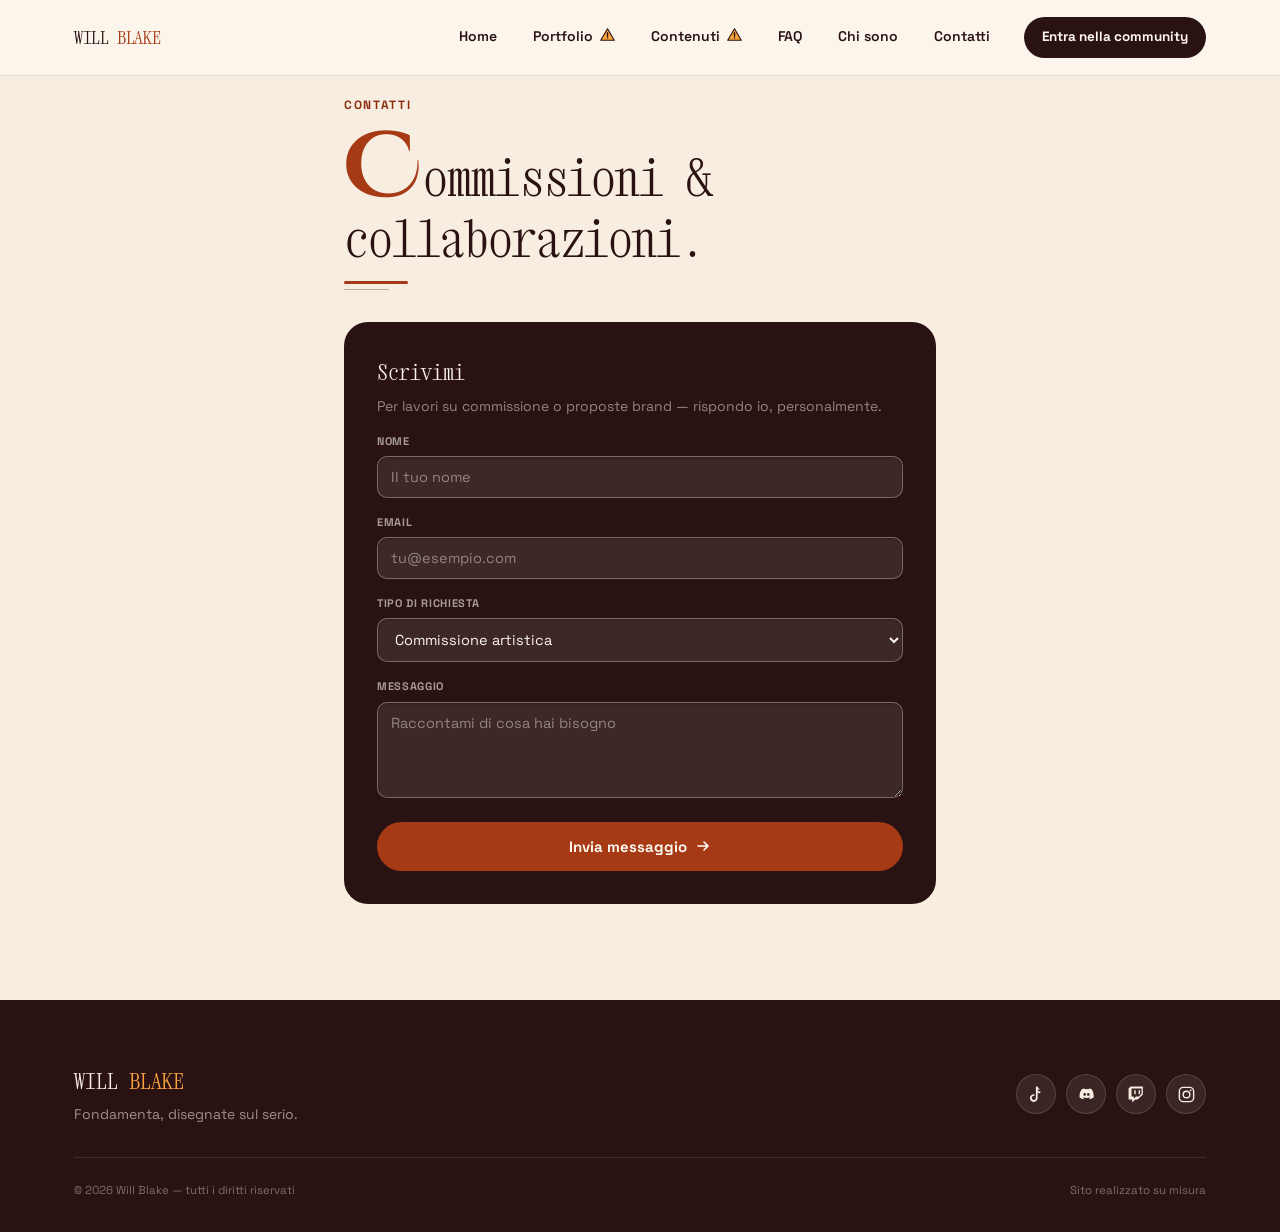
<file: contatti.html>
<!DOCTYPE html>
<html lang="it">
<head>
<meta charset="UTF-8">
<meta name="viewport" content="width=device-width, initial-scale=1.0">
<title>Contatti — Will Blake Artist</title>
<meta name="description" content="Commissioni e collaborazioni brand con Will Blake — scrivimi.">
<link rel="preconnect" href="https://fonts.googleapis.com">
<link rel="preconnect" href="https://fonts.gstatic.com" crossorigin>
<link href="https://fonts.googleapis.com/css2?family=Space+Grotesk:wght@400;500;600;700&family=Xanh+Mono&family=Cinzel+Decorative:wght@700&display=swap" rel="stylesheet">
<link rel="stylesheet" href="style.css">
</head>
<body class="page-contatti">

  <!-- ============ HEADER ============ -->
  <header class="site-header">
    <div class="nav-inner">
      <a href="index.html" class="logo">WILL <span>BLAKE</span></a>

      <input type="checkbox" id="nav-toggle" class="nav-toggle-input">
      <label for="nav-toggle" class="nav-burger" aria-label="Apri il menu">
        <svg width="22" height="16" viewBox="0 0 22 16" fill="none">
          <rect class="l l1" y="0" width="22" height="2" rx="1" fill="currentColor"/>
          <rect class="l l2" y="7" width="22" height="2" rx="1" fill="currentColor"/>
          <rect class="l l3" y="14" width="22" height="2" rx="1" fill="currentColor"/>
        </svg>
      </label>

      <nav class="nav-links">
        <a href="index.html">Home</a>
        <a href="portfolio.html" class="nav-wip" title="In lavorazione">Portfolio</a>
        <a href="contenuti.html" class="nav-wip" title="In lavorazione">Contenuti</a>
        <a href="faq.html">FAQ</a>
        <a href="chi-sono.html">Chi sono</a>
        <a href="contatti.html">Contatti</a>
        <a href="https://discord.com/invite/3JS8gdbrpd" target="_blank" rel="noopener noreferrer" class="nav-cta">Entra nella community</a>
      </nav>
    </div>
  </header>

  <main>
    <!-- ============ CONTATTI ============ -->
    <section id="contatti" class="section">
      <div class="container-narrow">
        <div class="section-head reveal">
          <p class="eyebrow">Contatti</p>
          <h2>Commissioni &amp; collaborazioni.</h2>
          <div class="rule"><span></span><span></span></div>
        </div>

        <div class="contact-panel">
          <h3>Scrivimi</h3>
          <p>Per lavori su commissione o proposte brand — rispondo io, personalmente.</p>

          <form id="contact-form" action="https://formspree.io/f/xaennlln" method="POST">
            <input type="hidden" name="_subject" value="Nuovo messaggio dal sito Will Blake">
            <input type="text" name="_gotcha" tabindex="-1" autocomplete="off" aria-hidden="true" style="display:none">
            <div class="field">
              <label for="c-name">Nome</label>
              <input id="c-name" name="nome" type="text" placeholder="Il tuo nome" required>
            </div>
            <div class="field">
              <label for="c-email">Email</label>
              <input id="c-email" name="email" type="email" placeholder="tu@esempio.com" required>
            </div>
            <div class="field">
              <label for="c-type">Tipo di richiesta</label>
              <select id="c-type" name="tipo">
                <option>Commissione artistica</option>
                <option>Collaborazione brand</option>
                <option>Altro</option>
              </select>
            </div>
            <div class="field">
              <label for="c-msg">Messaggio</label>
              <textarea id="c-msg" name="messaggio" placeholder="Raccontami di cosa hai bisogno" required></textarea>
            </div>
            <button type="submit" class="btn btn-primary">
              Invia messaggio
              <svg width="16" height="16" viewBox="0 0 16 16" fill="none"><path d="M3 8h10M9 4l4 4-4 4" stroke="white" stroke-width="1.6" stroke-linecap="round" stroke-linejoin="round"/></svg>
            </button>
            <p id="form-status" class="form-status" role="status" aria-live="polite" hidden></p>
          </form>
        </div>
      </div>
    </section>
  </main>

  <!-- ============ FOOTER ============ -->
  <footer class="site-footer">
    <div class="container">
      <div class="footer-top">
        <div>
          <p class="footer-logo">WILL <span>BLAKE</span></p>
          <p class="footer-tag">Fondamenta, disegnate sul serio.</p>
        </div>
        <div class="social-row">
          <a href="https://www.tiktok.com/@will.blake_artist" target="_blank" rel="noopener noreferrer" class="social-pill" aria-label="TikTok">
            <svg viewBox="0 0 24 24" fill="none"><path d="M16.6 5.82a4.28 4.28 0 0 1-3.14-4.14V2h-2.24v14.4a2.6 2.6 0 1 1-1.82-2.48v-2.3a4.9 4.9 0 1 0 4.06 4.82V9.4c1 .7 2.2 1.1 3.4 1.1V8.28c-.7 0-1.4-.16-2-.46a4.28 4.28 0 0 1-1.8-2z" fill="currentColor"/></svg>
          </a>
          <a href="https://discord.com/invite/3JS8gdbrpd" target="_blank" rel="noopener noreferrer" class="social-pill" aria-label="Discord">
            <svg viewBox="0 0 24 24" fill="none"><path d="M18.9 5.5a15 15 0 0 0-3.7-1.15c-.16.3-.35.7-.48 1a13.9 13.9 0 0 0-4.5 0 9 9 0 0 0-.48-1A15 15 0 0 0 6 5.5C3.6 9 2.9 12.4 3.2 15.8a15 15 0 0 0 4.6 2.3c.37-.5.7-1.04 1-1.6-.55-.2-1.07-.46-1.57-.76.13-.1.26-.2.38-.3a10.7 10.7 0 0 0 9 0c.13.1.25.2.38.3-.5.3-1.02.55-1.57.76.3.56.63 1.1 1 1.6a15 15 0 0 0 4.6-2.3c.4-3.9-.55-7.3-2.6-10.3zM9.7 13.7c-.9 0-1.65-.83-1.65-1.85S8.78 10 9.7 10s1.66.83 1.65 1.85c0 1.02-.74 1.85-1.65 1.85zm4.6 0c-.9 0-1.65-.83-1.65-1.85S13.38 10 14.3 10s1.66.83 1.65 1.85c0 1.02-.73 1.85-1.65 1.85z" fill="currentColor"/></svg>
          </a>
          <a href="https://www.twitch.tv/willblakeartist" target="_blank" rel="noopener noreferrer" class="social-pill" aria-label="Twitch">
            <svg viewBox="0 0 24 24" fill="none"><path fill-rule="evenodd" clip-rule="evenodd" d="M4.5 2 2 4.5v13.8h4.6V22l3.7-3.7h3.2L20 12V2H4.5zm13.8 9.2-3.2 3.2h-3.7l-2.8 2.8v-2.8H5.7V4.3h12.6v6.9zM9.2 6.7h1.8v5H9.2v-5zm5.5 0h1.8v5h-1.8v-5z" fill="currentColor"/></svg>
          </a>
          <a href="https://www.instagram.com/will.blake_/" target="_blank" rel="noopener noreferrer" class="social-pill" aria-label="Instagram">
            <svg viewBox="0 0 24 24" fill="none"><rect x="3" y="3" width="18" height="18" rx="5" stroke="currentColor" stroke-width="1.8"/><circle cx="12" cy="12" r="4.2" stroke="currentColor" stroke-width="1.8"/><circle cx="17.3" cy="6.7" r="1.15" fill="currentColor"/></svg>
          </a>
        </div>
      </div>
      <div class="footer-bottom">
        <span>© 2026 Will Blake — tutti i diritti riservati</span>
        <span>Sito realizzato su misura</span>
      </div>
    </div>
  </footer>

  <script src="contact-form.js"></script>

</body>
</html>
</file>
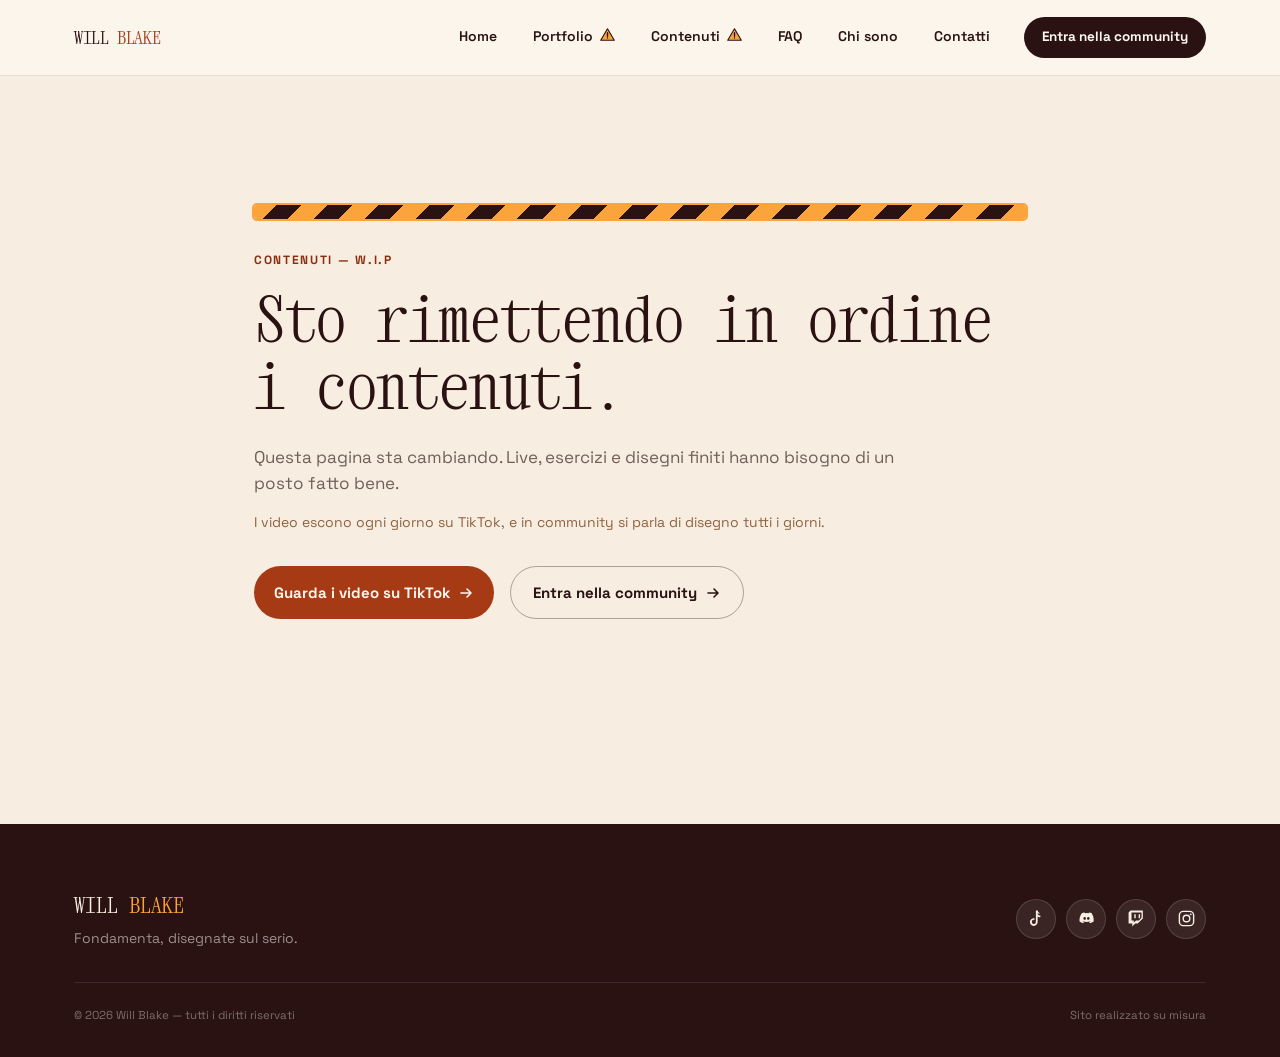
<file: contenuti.html>
<!DOCTYPE html>
<html lang="it">
<head>
<meta charset="UTF-8">
<meta name="viewport" content="width=device-width, initial-scale=1.0">
<title>Contenuti — Will Blake Artist</title>
<meta name="description" content="La pagina contenuti di Will Blake è in lavorazione.">
<meta name="robots" content="noindex">
<link rel="preconnect" href="https://fonts.googleapis.com">
<link rel="preconnect" href="https://fonts.gstatic.com" crossorigin>
<link href="https://fonts.googleapis.com/css2?family=Space+Grotesk:wght@400;500;600;700&family=Xanh+Mono&family=Cinzel+Decorative:wght@700&display=swap" rel="stylesheet">
<link rel="stylesheet" href="style.css">
</head>
<body class="page-contenuti-wip">

  <!-- ============ HEADER ============ -->
  <header class="site-header">
    <div class="nav-inner">
      <a href="index.html" class="logo">WILL <span>BLAKE</span></a>

      <input type="checkbox" id="nav-toggle" class="nav-toggle-input">
      <label for="nav-toggle" class="nav-burger" aria-label="Apri il menu">
        <svg width="22" height="16" viewBox="0 0 22 16" fill="none">
          <rect class="l l1" y="0" width="22" height="2" rx="1" fill="currentColor"/>
          <rect class="l l2" y="7" width="22" height="2" rx="1" fill="currentColor"/>
          <rect class="l l3" y="14" width="22" height="2" rx="1" fill="currentColor"/>
        </svg>
      </label>

      <nav class="nav-links">
        <a href="index.html">Home</a>
        <a href="portfolio.html" class="nav-wip" title="In lavorazione">Portfolio</a>
        <a href="contenuti.html" class="nav-wip" title="In lavorazione">Contenuti</a>
        <a href="faq.html">FAQ</a>
        <a href="chi-sono.html">Chi sono</a>
        <a href="contatti.html">Contatti</a>
        <a href="https://discord.com/invite/3JS8gdbrpd" target="_blank" rel="noopener noreferrer" class="nav-cta">Entra nella community</a>
      </nav>
    </div>
  </header>

<main>
    <!-- ============ W.I.P ============ -->
    <section class="section wip">
      <div class="container section-inner">
        <div class="wip-tape" aria-hidden="true"></div>
        <p class="eyebrow">Contenuti — W.I.P</p>
        <h1 class="wip-title">Sto rimettendo in ordine i contenuti.</h1>
        <p class="section-lead">Questa pagina sta cambiando. Live, esercizi e disegni finiti hanno bisogno di un posto fatto bene.</p>
        <p class="wip-note">I video escono ogni giorno su TikTok, e in community si parla di disegno tutti i giorni.</p>
        <div class="wip-cta">
          <a href="https://www.tiktok.com/@will.blake_artist" target="_blank" rel="noopener noreferrer" class="btn btn-primary">Guarda i video su TikTok <svg width="16" height="16" viewBox="0 0 16 16" fill="none"><path d="M3 8h10M9 4l4 4-4 4" stroke="currentColor" stroke-width="1.6" stroke-linecap="round" stroke-linejoin="round"/></svg></a>
          <a href="https://discord.com/invite/3JS8gdbrpd" target="_blank" rel="noopener noreferrer" class="btn btn-ghost">Entra nella community <svg width="16" height="16" viewBox="0 0 16 16" fill="none"><path d="M3 8h10M9 4l4 4-4 4" stroke="currentColor" stroke-width="1.6" stroke-linecap="round" stroke-linejoin="round"/></svg></a>
        </div>
      </div>
    </section>
  </main>

  <!-- ============ FOOTER ============ -->
  <footer class="site-footer">
    <div class="container">
      <div class="footer-top">
        <div>
          <p class="footer-logo">WILL <span>BLAKE</span></p>
          <p class="footer-tag">Fondamenta, disegnate sul serio.</p>
        </div>
        <div class="social-row">
          <a href="https://www.tiktok.com/@will.blake_artist" target="_blank" rel="noopener noreferrer" class="social-pill" aria-label="TikTok">
            <svg viewBox="0 0 24 24" fill="none"><path d="M16.6 5.82a4.28 4.28 0 0 1-3.14-4.14V2h-2.24v14.4a2.6 2.6 0 1 1-1.82-2.48v-2.3a4.9 4.9 0 1 0 4.06 4.82V9.4c1 .7 2.2 1.1 3.4 1.1V8.28c-.7 0-1.4-.16-2-.46a4.28 4.28 0 0 1-1.8-2z" fill="currentColor"/></svg>
          </a>
          <a href="https://discord.com/invite/3JS8gdbrpd" target="_blank" rel="noopener noreferrer" class="social-pill" aria-label="Discord">
            <svg viewBox="0 0 24 24" fill="none"><path d="M18.9 5.5a15 15 0 0 0-3.7-1.15c-.16.3-.35.7-.48 1a13.9 13.9 0 0 0-4.5 0 9 9 0 0 0-.48-1A15 15 0 0 0 6 5.5C3.6 9 2.9 12.4 3.2 15.8a15 15 0 0 0 4.6 2.3c.37-.5.7-1.04 1-1.6-.55-.2-1.07-.46-1.57-.76.13-.1.26-.2.38-.3a10.7 10.7 0 0 0 9 0c.13.1.25.2.38.3-.5.3-1.02.55-1.57.76.3.56.63 1.1 1 1.6a15 15 0 0 0 4.6-2.3c.4-3.9-.55-7.3-2.6-10.3zM9.7 13.7c-.9 0-1.65-.83-1.65-1.85S8.78 10 9.7 10s1.66.83 1.65 1.85c0 1.02-.74 1.85-1.65 1.85zm4.6 0c-.9 0-1.65-.83-1.65-1.85S13.38 10 14.3 10s1.66.83 1.65 1.85c0 1.02-.73 1.85-1.65 1.85z" fill="currentColor"/></svg>
          </a>
          <a href="https://www.twitch.tv/willblakeartist" target="_blank" rel="noopener noreferrer" class="social-pill" aria-label="Twitch">
            <svg viewBox="0 0 24 24" fill="none"><path fill-rule="evenodd" clip-rule="evenodd" d="M4.5 2 2 4.5v13.8h4.6V22l3.7-3.7h3.2L20 12V2H4.5zm13.8 9.2-3.2 3.2h-3.7l-2.8 2.8v-2.8H5.7V4.3h12.6v6.9zM9.2 6.7h1.8v5H9.2v-5zm5.5 0h1.8v5h-1.8v-5z" fill="currentColor"/></svg>
          </a>
          <a href="https://www.instagram.com/will.blake_/" target="_blank" rel="noopener noreferrer" class="social-pill" aria-label="Instagram">
            <svg viewBox="0 0 24 24" fill="none"><rect x="3" y="3" width="18" height="18" rx="5" stroke="currentColor" stroke-width="1.8"/><circle cx="12" cy="12" r="4.2" stroke="currentColor" stroke-width="1.8"/><circle cx="17.3" cy="6.7" r="1.15" fill="currentColor"/></svg>
          </a>
        </div>
      </div>
      <div class="footer-bottom">
        <span>© 2026 Will Blake — tutti i diritti riservati</span>
        <span>Sito realizzato su misura</span>
      </div>
    </div>
  </footer>

</body>
</html>
</file>
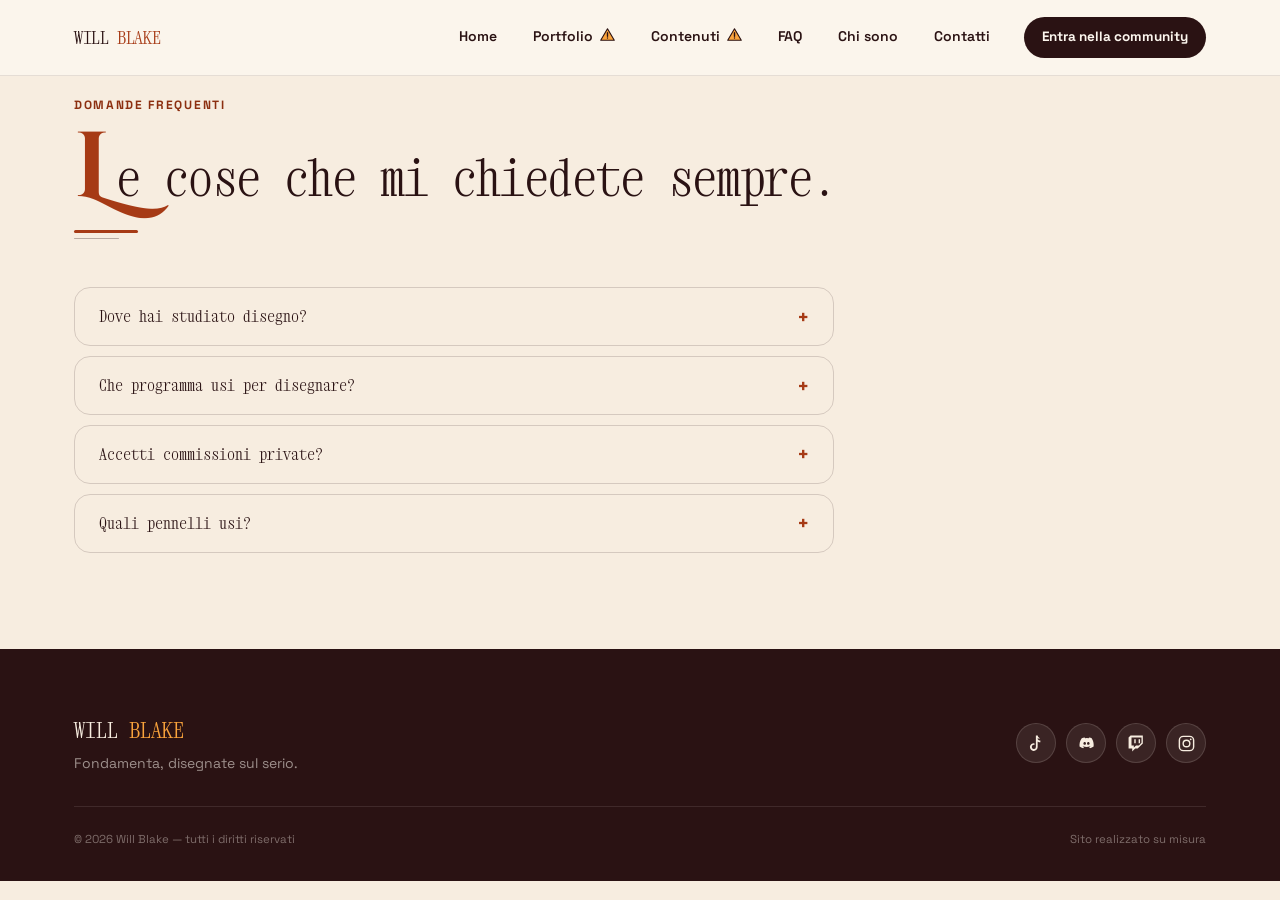
<file: faq.html>
<!DOCTYPE html>
<html lang="it">
<head>
<meta charset="UTF-8">
<meta name="viewport" content="width=device-width, initial-scale=1.0">
<title>FAQ — Will Blake Artist</title>
<meta name="description" content="Le domande più frequenti su Will Blake: percorso, strumenti, commissioni.">
<link rel="preconnect" href="https://fonts.googleapis.com">
<link rel="preconnect" href="https://fonts.gstatic.com" crossorigin>
<link href="https://fonts.googleapis.com/css2?family=Space+Grotesk:wght@400;500;600;700&family=Xanh+Mono&family=Cinzel+Decorative:wght@700&display=swap" rel="stylesheet">
<link rel="stylesheet" href="style.css">
</head>
<body class="page-faq">

  <!-- ============ HEADER ============ -->
  <header class="site-header">
    <div class="nav-inner">
      <a href="index.html" class="logo">WILL <span>BLAKE</span></a>

      <input type="checkbox" id="nav-toggle" class="nav-toggle-input">
      <label for="nav-toggle" class="nav-burger" aria-label="Apri il menu">
        <svg width="22" height="16" viewBox="0 0 22 16" fill="none">
          <rect class="l l1" y="0" width="22" height="2" rx="1" fill="currentColor"/>
          <rect class="l l2" y="7" width="22" height="2" rx="1" fill="currentColor"/>
          <rect class="l l3" y="14" width="22" height="2" rx="1" fill="currentColor"/>
        </svg>
      </label>

      <nav class="nav-links">
        <a href="index.html">Home</a>
        <a href="portfolio.html" class="nav-wip" title="In lavorazione">Portfolio</a>
        <a href="contenuti.html" class="nav-wip" title="In lavorazione">Contenuti</a>
        <a href="faq.html">FAQ</a>
        <a href="chi-sono.html">Chi sono</a>
        <a href="contatti.html">Contatti</a>
        <a href="https://discord.com/invite/3JS8gdbrpd" target="_blank" rel="noopener noreferrer" class="nav-cta">Entra nella community</a>
      </nav>
    </div>
  </header>

  <main>
    <!-- ============ FAQ ============ -->
    <section id="faq" class="section">
      <div class="container section-inner">
        <div class="section-head reveal">
          <p class="eyebrow">Domande frequenti</p>
          <h2>Le cose che mi chiedete sempre.</h2>
          <div class="rule"><span></span><span></span></div>
        </div>

        <div class="faq-list reveal">
          <details class="faq-item">
            <summary>Dove hai studiato disegno?</summary>
            <p>Da autodidatta, dal 2018. Ho studiato Loomis, Hampton, Reilly, Drawabox, Scott Robertson, l'Animator's Survival Kit — nessuna scuola, solo pratica costante e le fonti giuste.</p>
          </details>
          <details class="faq-item">
            <summary>Che programma usi per disegnare?</summary>
            <p>Procreate, su iPad Pro 12.9". Per una postazione più da lavoro sto valutando una Wacom Cintiq, ma il grosso del lavoro lo faccio ancora lì.</p>
          </details>
          <details class="faq-item">
            <summary>Accetti commissioni private?</summary>
            <p>Sì, in base alla disponibilità del momento. Scrivimi dalla pagina <a href="contatti.html">Contatti</a> raccontandomi cosa ti serve — rispondo io, personalmente.</p>
          </details>
          <details class="faq-item">
            <summary>Quali pennelli usi?</summary>
            <p>Pochi e sempre gli stessi: uno duro per la costruzione, uno morbido per rifinire. Non è il pennello che fa il disegno.</p>
          </details>
        </div>
      </div>
    </section>
  </main>

  <!-- ============ FOOTER ============ -->
  <footer class="site-footer">
    <div class="container">
      <div class="footer-top">
        <div>
          <p class="footer-logo">WILL <span>BLAKE</span></p>
          <p class="footer-tag">Fondamenta, disegnate sul serio.</p>
        </div>
        <div class="social-row">
          <a href="https://www.tiktok.com/@will.blake_artist" target="_blank" rel="noopener noreferrer" class="social-pill" aria-label="TikTok">
            <svg viewBox="0 0 24 24" fill="none"><path d="M16.6 5.82a4.28 4.28 0 0 1-3.14-4.14V2h-2.24v14.4a2.6 2.6 0 1 1-1.82-2.48v-2.3a4.9 4.9 0 1 0 4.06 4.82V9.4c1 .7 2.2 1.1 3.4 1.1V8.28c-.7 0-1.4-.16-2-.46a4.28 4.28 0 0 1-1.8-2z" fill="currentColor"/></svg>
          </a>
          <a href="https://discord.com/invite/3JS8gdbrpd" target="_blank" rel="noopener noreferrer" class="social-pill" aria-label="Discord">
            <svg viewBox="0 0 24 24" fill="none"><path d="M18.9 5.5a15 15 0 0 0-3.7-1.15c-.16.3-.35.7-.48 1a13.9 13.9 0 0 0-4.5 0 9 9 0 0 0-.48-1A15 15 0 0 0 6 5.5C3.6 9 2.9 12.4 3.2 15.8a15 15 0 0 0 4.6 2.3c.37-.5.7-1.04 1-1.6-.55-.2-1.07-.46-1.57-.76.13-.1.26-.2.38-.3a10.7 10.7 0 0 0 9 0c.13.1.25.2.38.3-.5.3-1.02.55-1.57.76.3.56.63 1.1 1 1.6a15 15 0 0 0 4.6-2.3c.4-3.9-.55-7.3-2.6-10.3zM9.7 13.7c-.9 0-1.65-.83-1.65-1.85S8.78 10 9.7 10s1.66.83 1.65 1.85c0 1.02-.74 1.85-1.65 1.85zm4.6 0c-.9 0-1.65-.83-1.65-1.85S13.38 10 14.3 10s1.66.83 1.65 1.85c0 1.02-.73 1.85-1.65 1.85z" fill="currentColor"/></svg>
          </a>
          <a href="https://www.twitch.tv/willblakeartist" target="_blank" rel="noopener noreferrer" class="social-pill" aria-label="Twitch">
            <svg viewBox="0 0 24 24" fill="none"><path fill-rule="evenodd" clip-rule="evenodd" d="M4.5 2 2 4.5v13.8h4.6V22l3.7-3.7h3.2L20 12V2H4.5zm13.8 9.2-3.2 3.2h-3.7l-2.8 2.8v-2.8H5.7V4.3h12.6v6.9zM9.2 6.7h1.8v5H9.2v-5zm5.5 0h1.8v5h-1.8v-5z" fill="currentColor"/></svg>
          </a>
          <a href="https://www.instagram.com/will.blake_/" target="_blank" rel="noopener noreferrer" class="social-pill" aria-label="Instagram">
            <svg viewBox="0 0 24 24" fill="none"><rect x="3" y="3" width="18" height="18" rx="5" stroke="currentColor" stroke-width="1.8"/><circle cx="12" cy="12" r="4.2" stroke="currentColor" stroke-width="1.8"/><circle cx="17.3" cy="6.7" r="1.15" fill="currentColor"/></svg>
          </a>
        </div>
      </div>
      <div class="footer-bottom">
        <span>© 2026 Will Blake — tutti i diritti riservati</span>
        <span>Sito realizzato su misura</span>
      </div>
    </div>
  </footer>

</body>
</html>
</file>
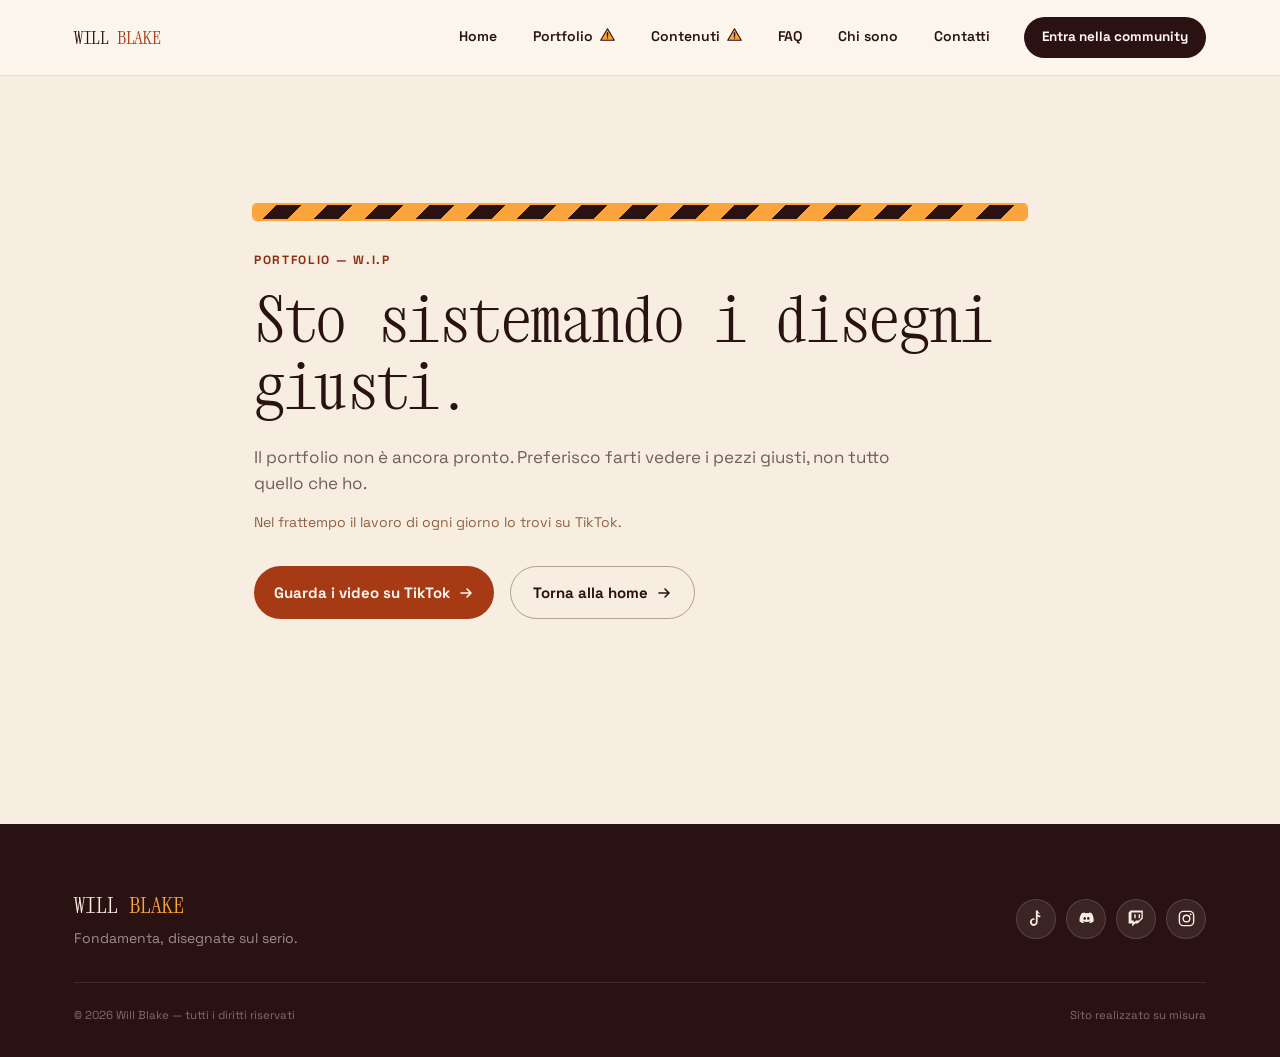
<file: portfolio.html>
<!DOCTYPE html>
<html lang="it">
<head>
<meta charset="UTF-8">
<meta name="viewport" content="width=device-width, initial-scale=1.0">
<title>Portfolio — Will Blake Artist</title>
<meta name="description" content="Il portfolio di Will Blake è in lavorazione.">
<meta name="robots" content="noindex">
<link rel="preconnect" href="https://fonts.googleapis.com">
<link rel="preconnect" href="https://fonts.gstatic.com" crossorigin>
<link href="https://fonts.googleapis.com/css2?family=Space+Grotesk:wght@400;500;600;700&family=Xanh+Mono&family=Cinzel+Decorative:wght@700&display=swap" rel="stylesheet">
<link rel="stylesheet" href="style.css">
</head>
<body class="page-portfolio-wip">

  <!-- ============ HEADER ============ -->
  <header class="site-header">
    <div class="nav-inner">
      <a href="index.html" class="logo">WILL <span>BLAKE</span></a>

      <input type="checkbox" id="nav-toggle" class="nav-toggle-input">
      <label for="nav-toggle" class="nav-burger" aria-label="Apri il menu">
        <svg width="22" height="16" viewBox="0 0 22 16" fill="none">
          <rect class="l l1" y="0" width="22" height="2" rx="1" fill="currentColor"/>
          <rect class="l l2" y="7" width="22" height="2" rx="1" fill="currentColor"/>
          <rect class="l l3" y="14" width="22" height="2" rx="1" fill="currentColor"/>
        </svg>
      </label>

      <nav class="nav-links">
        <a href="index.html">Home</a>
        <a href="portfolio.html" class="nav-wip" title="In lavorazione">Portfolio</a>
        <a href="contenuti.html" class="nav-wip" title="In lavorazione">Contenuti</a>
        <a href="faq.html">FAQ</a>
        <a href="chi-sono.html">Chi sono</a>
        <a href="contatti.html">Contatti</a>
        <a href="https://discord.com/invite/3JS8gdbrpd" target="_blank" rel="noopener noreferrer" class="nav-cta">Entra nella community</a>
      </nav>
    </div>
  </header>

<main>
    <!-- ============ W.I.P ============ -->
    <section class="section wip">
      <div class="container section-inner">
        <div class="wip-tape" aria-hidden="true"></div>
        <p class="eyebrow">Portfolio — W.I.P</p>
        <h1 class="wip-title">Sto sistemando i disegni giusti.</h1>
        <p class="section-lead">Il portfolio non è ancora pronto. Preferisco farti vedere i pezzi giusti, non tutto quello che ho.</p>
        <p class="wip-note">Nel frattempo il lavoro di ogni giorno lo trovi su TikTok.</p>
        <div class="wip-cta">
          <a href="https://www.tiktok.com/@will.blake_artist" target="_blank" rel="noopener noreferrer" class="btn btn-primary">Guarda i video su TikTok <svg width="16" height="16" viewBox="0 0 16 16" fill="none"><path d="M3 8h10M9 4l4 4-4 4" stroke="currentColor" stroke-width="1.6" stroke-linecap="round" stroke-linejoin="round"/></svg></a>
          <a href="index.html" class="btn btn-ghost">Torna alla home <svg width="16" height="16" viewBox="0 0 16 16" fill="none"><path d="M3 8h10M9 4l4 4-4 4" stroke="currentColor" stroke-width="1.6" stroke-linecap="round" stroke-linejoin="round"/></svg></a>
        </div>
      </div>
    </section>
  </main>

  <!-- ============ FOOTER ============ -->
  <footer class="site-footer">
    <div class="container">
      <div class="footer-top">
        <div>
          <p class="footer-logo">WILL <span>BLAKE</span></p>
          <p class="footer-tag">Fondamenta, disegnate sul serio.</p>
        </div>
        <div class="social-row">
          <a href="https://www.tiktok.com/@will.blake_artist" target="_blank" rel="noopener noreferrer" class="social-pill" aria-label="TikTok">
            <svg viewBox="0 0 24 24" fill="none"><path d="M16.6 5.82a4.28 4.28 0 0 1-3.14-4.14V2h-2.24v14.4a2.6 2.6 0 1 1-1.82-2.48v-2.3a4.9 4.9 0 1 0 4.06 4.82V9.4c1 .7 2.2 1.1 3.4 1.1V8.28c-.7 0-1.4-.16-2-.46a4.28 4.28 0 0 1-1.8-2z" fill="currentColor"/></svg>
          </a>
          <a href="https://discord.com/invite/3JS8gdbrpd" target="_blank" rel="noopener noreferrer" class="social-pill" aria-label="Discord">
            <svg viewBox="0 0 24 24" fill="none"><path d="M18.9 5.5a15 15 0 0 0-3.7-1.15c-.16.3-.35.7-.48 1a13.9 13.9 0 0 0-4.5 0 9 9 0 0 0-.48-1A15 15 0 0 0 6 5.5C3.6 9 2.9 12.4 3.2 15.8a15 15 0 0 0 4.6 2.3c.37-.5.7-1.04 1-1.6-.55-.2-1.07-.46-1.57-.76.13-.1.26-.2.38-.3a10.7 10.7 0 0 0 9 0c.13.1.25.2.38.3-.5.3-1.02.55-1.57.76.3.56.63 1.1 1 1.6a15 15 0 0 0 4.6-2.3c.4-3.9-.55-7.3-2.6-10.3zM9.7 13.7c-.9 0-1.65-.83-1.65-1.85S8.78 10 9.7 10s1.66.83 1.65 1.85c0 1.02-.74 1.85-1.65 1.85zm4.6 0c-.9 0-1.65-.83-1.65-1.85S13.38 10 14.3 10s1.66.83 1.65 1.85c0 1.02-.73 1.85-1.65 1.85z" fill="currentColor"/></svg>
          </a>
          <a href="https://www.twitch.tv/willblakeartist" target="_blank" rel="noopener noreferrer" class="social-pill" aria-label="Twitch">
            <svg viewBox="0 0 24 24" fill="none"><path fill-rule="evenodd" clip-rule="evenodd" d="M4.5 2 2 4.5v13.8h4.6V22l3.7-3.7h3.2L20 12V2H4.5zm13.8 9.2-3.2 3.2h-3.7l-2.8 2.8v-2.8H5.7V4.3h12.6v6.9zM9.2 6.7h1.8v5H9.2v-5zm5.5 0h1.8v5h-1.8v-5z" fill="currentColor"/></svg>
          </a>
          <a href="https://www.instagram.com/will.blake_/" target="_blank" rel="noopener noreferrer" class="social-pill" aria-label="Instagram">
            <svg viewBox="0 0 24 24" fill="none"><rect x="3" y="3" width="18" height="18" rx="5" stroke="currentColor" stroke-width="1.8"/><circle cx="12" cy="12" r="4.2" stroke="currentColor" stroke-width="1.8"/><circle cx="17.3" cy="6.7" r="1.15" fill="currentColor"/></svg>
          </a>
        </div>
      </div>
      <div class="footer-bottom">
        <span>© 2026 Will Blake — tutti i diritti riservati</span>
        <span>Sito realizzato su misura</span>
      </div>
    </div>
  </footer>

</body>
</html>
</file>
<file: style.css>
/* ============ REBRAND 2026-10 — valori scelti (crema · Xanh Mono · Cinzel · 60·30·10) ============
   Sorgente: palette-test/_src (prod.pl). Palette e ruoli: vedi design-system.md. */
:root{
  --shade-rgb:28,11,12;            /* velature sopra le foto: sempre scure */
  --nav-cta-bg:#2A1213; --nav-cta-fg:#FCF6EE;
  --footer-bg:#1C0B0C;

  --bg:#F7EDE0; --bg-alt:#EEDCC6;
  --fg:#2A1213; --fg-rgb:42,18,19;
  --muted:#8E6240;

  --header-bg:rgba(252,246,238,0.86); --header-fg:#2A1213; --header-line:rgba(42,18,19,0.1);
  --menu-bg:#FCF6EE; --logo-accent:#A63A15;

  --accent:#A63A15; --accent-rgb:166,58,21; --accent-text:#8C2F10;
  --hero-eyebrow:#7F0000; --hl-from:#A63A15; --hl-to:#7F0000; --swash:#FBA43C;
  --fineprint:#8C2F10; --error:#7F0000;

  --btn-bg:#A63A15; --btn-fg:#FCF6EE; --btn-hover:#8C2F10; --btn-shadow-rgb:166,58,21;
  --day-on-bg:#A63A15; --day-on-fg:#FCF6EE;
  --ls-cta-bg:#2A1213; --ls-cta-fg:#FCF6EE; --ls-cta-hover:#A63A15; --ls-cta-fg-hover:#FCF6EE;

  --banner-bg:#7F0000; --banner-fg:#FCF6EE;
  --bcta-bg:#FBA43C; --bcta-fg:#2A1213; --bcta-hover:#FCF6EE; --bcta-fg-hover:#2A1213;

  --tag-fg:#7F0000; --tag-bg:rgba(127,0,0,0.1);
  --quote:#7F0000; --quote-line:#FBA43C;
  --glass:rgba(252,246,238,0.7); --glass-strong:rgba(247,237,224,0.85); --pop-bg:#FCF6EE;

  --mesh:var(--bg);   /* tinta unita */
  --blob-1:#FBA43C; --blob-2:#C38C62; --blob-3:#A63A15; --blob-op:0; --blob-3-op:0;
}


  /* ============ TOKENS ============ */
  :root{
    /* Palette di prova (palette-test): nomi gia' rinominati */
    --rust-100:#F6E0D6; --rust-300:#E07A50; --rust-400:#C4512A; --rust-500:#A63A15; --rust-600:#8C2F10; --rust-700:#70250C;
    --scarlet-100:#F3D9D9; --scarlet-300:#B85050; --scarlet-500:#7F0000; --scarlet-600:#6A0000; --scarlet-700:#5C1513; --scarlet-900:#3A0C0B;
    --amber-100:#FEEBD2; --amber-300:#FCC27E; --amber-500:#FBA43C; --amber-600:#E08A1F; --amber-700:#A8620F;
    --tan-300:#DCB797; --tan-500:#C38C62; --tan-700:#8E6240;
    --cream-50:#FCF6EE; --cream-100:#F7EDE0; --cream-200:#EEDCC6;
    --oxblood-950:#1C0B0C; --oxblood-900:#2A1213; --oxblood-800:#4A1C1E;
    --white:#FFFFFF;

    --font-display:'Space Grotesk', 'Arial Black', sans-serif;
    --font-body:'Space Grotesk', system-ui, sans-serif;
    --font-code:'Space Mono', 'Courier New', monospace;

    --space-1:8px; --space-2:16px; --space-3:24px; --space-4:32px; --space-5:48px; --space-6:64px; --space-7:96px;

    --header-h:76px;
    --radius-l:24px; --radius-m:16px; --radius-s:10px;

    --ease: cubic-bezier(.22,.9,.32,1);
  }

  *,*::before,*::after{ box-sizing:border-box; }
  html{ scroll-behavior:smooth; scroll-padding-top: calc(var(--header-h) + 12px); }
  body{
    margin:0;
    background:var(--bg);
    color:var(--fg);
    font-family:var(--font-body);
    font-size:16px;
    line-height:1.55;
    -webkit-font-smoothing:antialiased;
  }
  img,svg{ display:block; max-width:100%; }
  a{ color:inherit; text-decoration:none; }
  ul{ list-style:none; margin:0; padding:0; }
  h1,h2,h3,p,figure{ margin:0; }
  button,input,select,textarea{ font-family:inherit; font-size:inherit; color:inherit; }

  @media (prefers-reduced-motion: reduce){
    *,*::before,*::after{ animation-duration:0.001ms !important; animation-iteration-count:1 !important; transition-duration:0.001ms !important; scroll-behavior:auto !important; }
  }

  .container{ width:100%; max-width:1180px; margin:0 auto; padding:0 var(--space-3); }
  .container-narrow{ width:100%; max-width:640px; margin:0 auto; padding:0 var(--space-3); }

  /* ============ SHARED TYPE ============ */
  .eyebrow{
    font-family:var(--font-code);
    font-size:12px;
    font-weight:700;
    letter-spacing:0.14em;
    text-transform:uppercase;
    color:var(--accent-text);
  }
  h2{
    font-family:var(--font-display);
    font-weight:700;
    letter-spacing:-0.02em;
    line-height:1.02;
    font-size:clamp(1.9rem, 1.35rem + 2.4vw, 3.1rem);
    margin-top:var(--space-1);
    color:var(--fg);
  }
  .rule{
    display:flex;
    flex-direction:column;
    gap:5px;
    width:64px;
    margin:var(--space-2) 0 var(--space-4);
  }
  .rule span{ display:block; height:3px; background:var(--accent); border-radius:2px; }
  .rule span:last-child{ height:1px; width:70%; background:rgba(var(--fg-rgb),0.3); opacity:1; }
  .section-lead{
    font-size:17px;
    color:rgba(var(--fg-rgb),0.65);
    max-width:680px;
  }

  /* ============ MOTION ============ */
  @keyframes fadeUp{
    from{ opacity:0; transform:translateY(18px); }
    to{ opacity:1; transform:translateY(0); }
  }
  .hero-eyebrow{ animation:fadeUp .7s var(--ease) both; }
  .hero h1{ animation:fadeUp .8s var(--ease) .08s both; }
  .hero-sub{ animation:fadeUp .8s var(--ease) .16s both; }
  .hero-card{ animation:fadeUp .8s var(--ease) .24s both; }

  @supports (animation-timeline: view()){
    .reveal{
      animation: fadeUp linear both;
      animation-timeline: view();
      animation-range: entry 0% cover 28%;
    }
  }

  .lift{ transition: transform .25s var(--ease), box-shadow .25s var(--ease); }
  .lift:hover{ transform:translateY(-5px); }

  /* ============ HEADER / NAV ============ */
  .site-header{
    position:fixed; top:0; left:0; right:0; z-index:100;
    height:var(--header-h);
    display:flex; align-items:center;
    background:var(--header-bg);
    color:var(--header-fg);
    backdrop-filter:blur(14px);
    -webkit-backdrop-filter:blur(14px);
    border-bottom:1px solid var(--header-line);
  }
  .nav-inner{
    width:100%; max-width:1180px; margin:0 auto; padding:0 var(--space-3);
    display:flex; align-items:center; justify-content:space-between;
  }
  .logo{
    font-family:var(--font-display);
    font-weight:700;
    font-size:18px;
    letter-spacing:-0.02em;
  }
  .logo span{ color:var(--logo-accent); }

  .nav-toggle-input{ position:absolute; opacity:0; pointer-events:none; }
  .nav-burger{
    display:none;
    width:40px; height:40px;
    align-items:center; justify-content:center;
    cursor:pointer;
    border-radius:50%;
  }
  .nav-burger svg .l{ transition: transform .25s var(--ease), opacity .2s var(--ease); transform-origin:center; }

  .nav-links{
    display:flex; align-items:center; gap:var(--space-4);
  }
  .nav-links a:not(.nav-cta){
    font-size:14px; font-weight:600;
    padding:6px 2px;
    border-bottom:2px solid transparent;
    transition: border-color .2s var(--ease), color .2s var(--ease);
  }
  .nav-links a:not(.nav-cta):hover{ border-color:var(--logo-accent); }

  .nav-cta{
    font-family:var(--font-body);
    font-weight:700; font-size:13.5px;
    background:var(--nav-cta-bg); color:var(--nav-cta-fg);
    padding:10px 18px; border-radius:999px;
    transition: background .2s var(--ease), transform .2s var(--ease);
  }
  .nav-cta:hover{ background:var(--rust-500); color:var(--cream-50); transform:translateY(-2px); }

  @media (max-width: 860px){
    .nav-burger{ display:flex; }
    .nav-links{
      position:fixed; top:var(--header-h); left:0; right:0;
      flex-direction:column; align-items:flex-start; gap:0;
      background:var(--menu-bg);
      border-bottom:1px solid var(--header-line);
      padding:var(--space-2) var(--space-3) var(--space-3);
      opacity:0; transform:translateY(-8px);
      pointer-events:none;
      transition: opacity .25s var(--ease), transform .25s var(--ease);
    }
    .nav-links a:not(.nav-cta){ padding:12px 0; width:100%; border-bottom:1px solid var(--header-line); }
    .nav-cta{ margin-top:var(--space-2); }
    .nav-toggle-input:checked ~ .nav-links{ opacity:1; transform:translateY(0); pointer-events:auto; }
    .nav-toggle-input:checked ~ .nav-burger svg .l1{ transform:translate(3px,7px) rotate(45deg); }
    .nav-toggle-input:checked ~ .nav-burger svg .l2{ opacity:0; }
    .nav-toggle-input:checked ~ .nav-burger svg .l3{ transform:translate(3px,-7px) rotate(-45deg); }
  }

  /* ============ HERO ============ */
  .hero{
    position:relative;
    padding-top:calc(var(--header-h) + var(--space-4));
    padding-bottom:var(--space-6);
    background:var(--bg);
    overflow:hidden;
    isolation:isolate;
  }
  .hero-mesh{ position:absolute; inset:0; z-index:-1; }
  .hero-mesh::before{
    content:"";
    position:absolute; inset:0;
    background:var(--mesh);
  }
  .blob{ position:absolute; border-radius:50%; filter:blur(60px); opacity:var(--blob-op); }
  .blob-1{ width:340px; height:340px; top:-60px; left:-80px; background:var(--blob-1); }
  .blob-2{ width:280px; height:280px; bottom:-40px; right:-60px; background:var(--blob-2); }
  .blob-3{ width:180px; height:180px; top:40%; right:18%; background:var(--blob-3); opacity:var(--blob-3-op); }

  .hero-grid{
    position:relative;
    display:grid;
    grid-template-columns:1.15fr 0.85fr;
    gap:var(--space-5);
    align-items:start; /* il cubo parte allineato in cima, come il testo */
  }
  @media (max-width:900px){
    .hero-grid{ grid-template-columns:1fr; gap:var(--space-4); }
  }
  .hero-eyebrow{
    font-family:var(--font-code); font-size:12.5px; font-weight:700;
    letter-spacing:0.16em; text-transform:uppercase; color:var(--hero-eyebrow);
  }
  .hero h1{
    font-family:var(--font-display); font-weight:700; letter-spacing:-0.03em;
    font-size:clamp(1.9rem, 1rem + 2.2vw, 2.7rem);
    line-height:1.02;
    color:var(--fg);
    margin-top:var(--space-2);
  }
  .hero h1 .highlight{
    background:linear-gradient(100deg, var(--hl-from), var(--hl-to));
    -webkit-background-clip:text; background-clip:text; color:transparent;
  }
  .hero h1 .swash-word{
    position:relative; display:inline-block;
    background:linear-gradient(100deg, var(--hl-from), var(--hl-to));
    -webkit-background-clip:text; background-clip:text; color:transparent;
  }
  .swash-svg{
    position:absolute; left:0; bottom:-0.16em;
    width:100%; height:0.34em;
    overflow:visible;
  }
  .swash-svg path{
    fill:none;
    stroke:var(--swash);
    stroke-width:3;
    stroke-linecap:round;
    stroke-linejoin:round;
    stroke-dasharray:1;
    stroke-dashoffset:1;
    animation:draw-swash .9s var(--ease) 1.05s forwards;
  }
  @keyframes draw-swash{ to{ stroke-dashoffset:0; } }
  .hero-sub{
    font-size:17px; color:rgba(var(--fg-rgb),0.78);
    max-width:56ch; margin-top:var(--space-3);
  }

  .hero-cta-row{ margin-top:var(--space-4); }
  .hero-cta-primary{ display:flex; flex-direction:column; align-items:flex-start; }
  .hero-cta-primary .btn-primary{ width:auto; margin-top:0; }
  .hero-cta-primary .btn-fineprint{ justify-content:flex-start; }

  .hero-schedule{ align-self:stretch; margin-top:var(--space-2); }
  .hero-schedule-label{
    font-family:var(--font-code); font-size:10.5px; font-weight:700;
    letter-spacing:0.1em; text-transform:uppercase; color:rgba(var(--fg-rgb),0.45);
    margin-bottom:8px;
  }
  .hero-schedule-days{ display:flex; gap:6px; flex-wrap:wrap; }
  .hero-schedule .day{
    font-family:var(--font-code); font-size:11px; font-weight:700;
    color:rgba(var(--fg-rgb),0.45);
    background:rgba(var(--fg-rgb),0.06);
    border:1px solid rgba(var(--fg-rgb),0.1);
    border-radius:8px;
    padding:7px 0;
    width:38px; text-align:center;
  }
  .hero-schedule .day.active{
    color:var(--day-on-fg);
    background:var(--day-on-bg);
    border-color:var(--day-on-bg);
  }
  .hero-schedule-time{
    margin-top:8px;
    font-family:var(--font-code); font-size:12.5px; color:rgba(var(--fg-rgb),0.7);
  }

  .hero-visual{
    position:relative;
    display:flex; flex-direction:column; align-items:center;
    padding-top:var(--space-4); /* margine sopra il cubo, così non viene
      tagliato in alto quando ruotando sporge dal suo riquadro */
    overflow:hidden; /* rete di sicurezza: il cubo 3D può sporgere dal
      suo riquadro ad alcuni angoli di rotazione */
  }
  /* Sotto i 900px il cubo è ancora una versione "di passaggio": più
     piccolo — una vera versione mobile (tocco invece di
     hover/trascinamento) resta da fare, vedi to-do. */
  @media (max-width:900px){
    .cube-stage{ width:140px; height:140px; --tz:70px; }
    .cube-face{ border-width:3px; }
    .cube-face .f-title{ font-size:18px; }
    .cube-face .f-eyebrow{ font-size:9.5px; }
  }

  .live-status-card{
    align-self:stretch;
    margin-top:var(--space-5);
    display:flex; align-items:center; gap:12px;
    background:var(--glass);
    border:1px solid rgba(var(--fg-rgb),0.18);
    border-radius:var(--radius-m);
    backdrop-filter:blur(14px); -webkit-backdrop-filter:blur(14px);
    padding:13px 15px;
  }
  .ls-dot{
    width:10px; height:10px; border-radius:50%; flex-shrink:0;
    background:var(--muted);
    box-shadow:0 0 0 4px rgba(var(--fg-rgb),0.12);
    transition:background .3s var(--ease), box-shadow .3s var(--ease);
  }
  .ls-dot.is-live{ background:#3ddc84; box-shadow:0 0 0 4px rgba(61,220,132,0.25); }
  .ls-dot.is-off{ background:var(--rust-400); box-shadow:0 0 0 4px rgba(196,81,42,0.25); }
  .ls-info{ flex:1; min-width:0; }
  .ls-label{
    display:block; font-family:var(--font-code); font-size:9.5px; font-weight:700;
    letter-spacing:0.1em; text-transform:uppercase; color:rgba(var(--fg-rgb),0.5);
  }
  .ls-text{
    display:block; margin-top:2px;
    font-family:var(--font-code); font-size:12.5px; font-weight:700; color:var(--fg);
    overflow:hidden; text-overflow:ellipsis; white-space:nowrap;
  }
  .ls-cta{
    flex-shrink:0;
    font-family:var(--font-code); font-size:11.5px; font-weight:700;
    color:var(--ls-cta-fg); background:var(--ls-cta-bg);
    padding:8px 13px; border-radius:999px; white-space:nowrap;
    transition:background .2s var(--ease), transform .2s var(--ease);
  }
  .ls-cta:hover{ background:var(--ls-cta-hover); color:var(--ls-cta-fg-hover); transform:translateY(-2px); }
  @media (max-width:520px){
    .live-status-card{ flex-wrap:wrap; }
    .ls-cta{ width:100%; text-align:center; order:3; }
  }

  .btn{
    display:inline-flex; align-items:center; justify-content:center; gap:8px;
    font-weight:700; font-size:15px;
    border-radius:999px; border:none; cursor:pointer;
    transition: background .2s var(--ease), transform .2s var(--ease), box-shadow .2s var(--ease);
  }
  .btn-primary{
    width:100%; margin-top:var(--space-3);
    padding:15px 20px;
    background:var(--btn-bg); color:var(--btn-fg);
  }
  .btn-primary:hover{ background:var(--btn-hover); transform:translateY(-2px); box-shadow:0 12px 24px -8px rgba(var(--btn-shadow-rgb),0.5); }
  .btn-fineprint{
    display:flex; align-items:center; justify-content:center; gap:6px;
    text-align:center; margin-top:14px;
    font-family:var(--font-code); font-size:12.5px; font-weight:700;
    letter-spacing:0.02em;
    color:var(--fineprint);
  }
  .btn-fineprint svg{ flex-shrink:0; }
  .btn-ghost{
    padding:14px 22px; background:transparent; color:var(--fg);
    border:1.5px solid rgba(var(--fg-rgb),0.35);
  }
  .btn-ghost:hover{ background:var(--fg); color:var(--bg); border-color:var(--fg); transform:translateY(-2px); }

  /* ============ STATS BAND ============ */
  .stats-band{
    background:var(--bg-alt);
    border-top:1px solid rgba(var(--fg-rgb),0.08);
    border-bottom:1px solid rgba(var(--fg-rgb),0.08);
    padding:var(--space-5) 0;
  }
  .stats-grid{
    display:grid; grid-template-columns:repeat(3,1fr);
    gap:var(--space-4);
  }
  .stat{ text-align:center; position:relative; }
  .stat:not(:last-child)::after{
    content:""; position:absolute; top:8px; right:calc(var(--space-4) / -2 - 0.5px);
    width:1px; height:calc(100% - 16px);
    background:rgba(var(--fg-rgb),0.12);
  }
  .stat-rule{ width:28px; height:3px; background:var(--accent); border-radius:2px; margin:0 auto var(--space-2); }
  .stat-num{
    display:block;
    font-family:var(--font-display); font-weight:700; letter-spacing:-0.02em;
    font-size:clamp(1.7rem, 1.1rem + 2vw, 2.6rem);
    line-height:1.05;
    color:var(--fg);
  }
  .stat-label{
    display:block; margin-top:8px;
    font-family:var(--font-code); font-size:11px; font-weight:700;
    letter-spacing:0.08em; text-transform:uppercase;
    color:rgba(var(--fg-rgb),0.5);
  }
  @media (max-width:700px){
    .stats-grid{ grid-template-columns:1fr; gap:var(--space-3); }
    .stat{ padding-bottom:var(--space-3); border-bottom:1px solid rgba(var(--fg-rgb),0.1); }
    .stat:last-child{ padding-bottom:0; border-bottom:none; }
    .stat:not(:last-child)::after{ display:none; }
  }

  /* ============ COMMUNITY BANNER ============ */
  .community-banner{ background:var(--banner-bg); }
  .banner-inner{
    display:flex; flex-wrap:wrap; align-items:center; justify-content:space-between;
    gap:var(--space-3);
    padding-top:var(--space-4); padding-bottom:var(--space-4);
  }
  .banner-text{ font-size:15px; color:var(--banner-fg); max-width:600px; line-height:1.4; }
  .banner-headline{
    display:block; font-family:var(--font-display); font-weight:700;
    font-size:1.2em; letter-spacing:-0.01em; margin-bottom:2px;
  }
  .banner-cta{
    flex-shrink:0;
    background:var(--bcta-bg); color:var(--bcta-fg);
    padding:12px 20px;
  }
  .banner-cta:hover{ background:var(--bcta-hover); color:var(--bcta-fg-hover); transform:translateY(-2px); }
  @media (max-width:640px){
    .banner-inner{ flex-direction:column; align-items:flex-start; }
    .banner-cta{ width:100%; justify-content:center; }
  }

  /* ============ SECTIONS ============ */
  .section{ padding:var(--space-7) 0; background:var(--bg); }
  .section-alt{ background:var(--bg-alt); }
  .section-inner{ }
  .section-head{ max-width:820px; }

  /* ---- portfolio ---- */
  .category{ margin-top:var(--space-6); }
  .category:first-of-type{ margin-top:var(--space-5); }
  .category-head{
    display:flex; align-items:baseline; gap:var(--space-2);
    padding-bottom:var(--space-2);
    border-bottom:1px solid rgba(var(--fg-rgb),0.14);
    margin-bottom:var(--space-3);
  }
  .category-head h3{
    font-family:var(--font-display); font-weight:700; font-size:clamp(1.3rem,1rem + 1.2vw,1.8rem);
    color:var(--fg);
  }
  .category-tag{
    font-family:var(--font-code); font-size:12px; font-weight:700;
    color:var(--tag-fg); background:var(--tag-bg);
    padding:3px 9px; border-radius:999px;
  }
  .category-note{ font-size:14.5px; color:rgba(var(--fg-rgb),0.4); margin-left:auto; }

  .grid{ display:grid; gap:var(--space-2); }
  .grid-3{ grid-template-columns:repeat(3,1fr); }
  @media (max-width:760px){
    .grid-3{
      display:flex; grid-template-columns:none;
      overflow-x:auto; scroll-snap-type:x mandatory;
      -webkit-overflow-scrolling:touch;
      gap:var(--space-2);
      padding-bottom:6px;
      margin:0 calc(var(--space-3) * -1);
      padding-left:var(--space-3); padding-right:var(--space-3);
    }
    .grid-3 .art-tile{ flex:0 0 56%; scroll-snap-align:start; }
  }
  @media (max-width:420px){ .grid-3 .art-tile{ flex-basis:64%; } }

  .art-tile{
    position:relative;
    aspect-ratio:4/5;
    border-radius:var(--radius-m);
    overflow:hidden;
    border:1px solid rgba(var(--shade-rgb),0.08);
    box-shadow:0 10px 24px -14px rgba(var(--shade-rgb),0.35);
  }
  .art-tile-img{
    position:absolute; inset:0; width:100%; height:100%;
    object-fit:cover; display:block;
    background:var(--cream-50);
  }
  .art-tile::after{
    content:""; position:absolute; left:0; right:0; bottom:0; height:42%;
    background:linear-gradient(to top, rgba(var(--shade-rgb),0.75), rgba(var(--shade-rgb),0));
    pointer-events:none;
  }
  .art-tile-tap{
    position:absolute; inset:0; z-index:2;
    display:flex; align-items:center; justify-content:center;
  }
  .art-tile-tap .tap-icon{
    width:34px; height:34px; padding:9px; box-sizing:border-box;
    border-radius:50%;
    background:rgba(var(--shade-rgb),0.55);
    backdrop-filter:blur(4px); -webkit-backdrop-filter:blur(4px);
    opacity:0; transform:scale(0.85);
    transition:opacity .2s var(--ease), transform .2s var(--ease);
  }
  @media (hover:hover){
    .art-tile-tap:hover .tap-icon{ opacity:1; transform:scale(1); }
  }

  .lightbox{
    display:none;
    position:fixed; inset:0; z-index:300;
    align-items:center; justify-content:center;
    background:rgba(var(--shade-rgb),0.88);
    backdrop-filter:blur(24px); -webkit-backdrop-filter:blur(24px);
    padding:32px 20px;
  }
  .lightbox:target{ display:flex; }
  .lightbox img{
    max-width:min(100%, 900px); max-height:88vh;
    border-radius:var(--radius-m);
    box-shadow:0 30px 70px -20px rgba(0,0,0,0.7);
  }
  .lightbox-close{
    position:absolute; top:18px; right:18px; z-index:1;
    width:42px; height:42px; border-radius:50%;
    background:rgba(255,255,255,0.1); border:1px solid rgba(255,255,255,0.2);
    color:var(--cream-50);
    display:flex; align-items:center; justify-content:center;
    font-family:var(--font-body); font-size:20px; line-height:1;
    transition:background .2s var(--ease), transform .2s var(--ease);
  }
  .lightbox-close:hover{ background:var(--rust-500); transform:scale(1.06);
  }
  .art-tile figcaption{
    position:absolute; left:12px; bottom:10px; z-index:1;
    font-family:var(--font-code); font-size:10.5px; font-weight:700;
    letter-spacing:0.06em; color:rgba(255,255,255,0.9);
  }
  .tile-gesture{ background:
     repeating-linear-gradient(115deg, rgba(var(--shade-rgb),0.16) 0 2px, transparent 2px 14px),
     linear-gradient(150deg, var(--rust-300), var(--rust-600)); }
  .tile-hyper{ background:
     radial-gradient(circle, rgba(var(--shade-rgb),0.22) 1.6px, transparent 1.7px) 0 0/13px 13px,
     linear-gradient(150deg, var(--scarlet-300), var(--scarlet-700)); }
  .tile-perspective{ background:
     repeating-conic-gradient(from 0deg at 30% 105%, rgba(var(--fg-rgb),0.14) 0deg 2deg, transparent 2deg 10deg),
     linear-gradient(150deg, var(--oxblood-800), var(--oxblood-950)); }

  /* ---- content / tiktok ---- */
  .content-grid{ display:grid; grid-template-columns:repeat(3,1fr); gap:var(--space-3); margin-top:var(--space-5); }
  @media (max-width:860px){ .content-grid{ grid-template-columns:repeat(2,1fr); } }
  @media (max-width:600px){
    .content-grid{
      display:flex; grid-template-columns:none;
      overflow-x:auto; scroll-snap-type:x mandatory;
      -webkit-overflow-scrolling:touch;
      padding-bottom:6px;
      margin:var(--space-5) calc(var(--space-3) * -1) 0;
      padding-left:var(--space-3); padding-right:var(--space-3);
    }
    .content-grid .vid-card{ flex:0 0 50%; scroll-snap-align:start; }
  }
  @media (max-width:420px){ .content-grid .vid-card{ flex-basis:58%; } }

  .vid-card{
    display:block;
    background:rgba(var(--fg-rgb),0.05);
    border-radius:var(--radius-m);
    border:1px solid rgba(var(--fg-rgb),0.1);
    overflow:hidden;
    box-shadow:0 14px 30px -18px rgba(0,0,0,0.5);
  }
  .vid-thumb{
    position:relative; aspect-ratio:9/12;
    display:flex; align-items:center; justify-content:center;
  }
  .vid-thumb-img{
    position:absolute; inset:0; width:100%; height:100%;
    object-fit:cover; display:block;
    background:var(--cream-50);
  }
  .vid-thumb::after{
    content:""; position:absolute; inset:0;
    background:linear-gradient(to top, rgba(var(--shade-rgb),0.55) 0%, rgba(var(--shade-rgb),0) 45%);
    pointer-events:none;
  }
  .vid-thumb .play{
    position:relative; z-index:1;
    width:46px; height:46px; border-radius:50%;
    background:rgba(255,255,255,0.92);
    display:flex; align-items:center; justify-content:center;
  }

  .vid-body{ padding:14px 16px 16px; }
  .vid-title{ font-size:14.5px; font-weight:600; line-height:1.35; color:var(--fg); }

  .content-cta{ margin-top:var(--space-5); display:flex; }

  /* ---- about / contact ---- */
  .about-grid{
    display:grid; grid-template-columns:1.1fr 1fr; gap:var(--space-6);
    align-items:start;
  }
  @media (max-width:900px){ .about-grid{ grid-template-columns:1fr; } }

  .about-text p{ font-size:16.5px; color:rgba(var(--fg-rgb),0.7); margin-top:var(--space-3); max-width:56ch; }
  .about-text p:first-of-type{ margin-top:var(--space-3); }
  .about-text .about-quote{
    font-family:var(--font-display); font-weight:700;
    font-size:clamp(1.3rem,1rem + 1.1vw,1.8rem);
    line-height:1.18; letter-spacing:-0.01em; margin-top:var(--space-4);
    color:var(--quote);
    border-left:3px solid var(--quote-line);
    padding-left:var(--space-3);
    max-width:44ch;
  }

  .contact-panel{
    background:rgba(var(--fg-rgb),0.06);
    border:1px solid rgba(var(--fg-rgb),0.14);
    border-radius:var(--radius-l);
    padding:var(--space-4);
    backdrop-filter:blur(16px);
    -webkit-backdrop-filter:blur(16px);
    box-shadow:0 24px 50px -28px rgba(0,0,0,0.6);
  }
  .contact-panel h3{
    font-family:var(--font-display); font-weight:700; font-size:1.4rem;
    color:var(--fg);
  }
  .contact-panel > p{ font-size:14px; color:rgba(var(--fg-rgb),0.5); margin-top:6px; }

  .field{ margin-top:var(--space-2); display:flex; flex-direction:column; gap:6px; }
  .field label{ font-family:var(--font-code); font-size:11px; font-weight:700; letter-spacing:0.06em; text-transform:uppercase; color:rgba(var(--fg-rgb),0.6); }
  .field input, .field select, .field textarea{
    border:1.5px solid rgba(var(--fg-rgb),0.32);
    background:rgba(var(--fg-rgb),0.09);
    color:var(--fg);
    border-radius:var(--radius-s);
    padding:11px 13px;
    font-size:14.5px;
    box-shadow:inset 0 1px 2px rgba(0,0,0,0.25);
    transition:border-color .2s var(--ease), background .2s var(--ease);
  }
  .field input::placeholder, .field textarea::placeholder{ color:rgba(var(--fg-rgb),0.45); }
  .field input:focus, .field select:focus, .field textarea:focus{
    outline:none; border-color:var(--accent); background:rgba(var(--fg-rgb),0.13);
  }
  .field textarea{ resize:vertical; min-height:96px; }

  .form-status{ margin-top:var(--space-2); font-size:14px; line-height:1.5; }
  .form-status.is-ok{ color:var(--fg); }
  .form-status.is-error{ color:var(--error); }
  .contact-panel button:disabled{ opacity:.6; cursor:progress; }
  .field select option{ color:var(--oxblood-900); background:var(--cream-50); }

  /* Nota contestuale sotto il select "Tipo di richiesta" (es. tutoring):
     spunta obbligatoria + frase con il termine sottolineato che apre il box */
  .c-note{
    position:relative;
    margin-top:12px;
    display:flex;
    align-items:flex-start;
    gap:9px;
    font-family:var(--font-code);
    font-size:12.5px;
    line-height:1.55;
    letter-spacing:0.01em;
    color:rgba(var(--fg-rgb),0.6);
  }
  .c-note[hidden]{ display:none; }   /* display:flex sopra batterebbe l'attributo hidden */
  .c-note input[type="checkbox"]{
    flex:none;
    width:16px; height:16px;
    margin:2px 0 0;
    padding:0;
    min-height:0;
    border:1.5px solid rgba(var(--fg-rgb),0.4);
    border-radius:4px;
    box-shadow:none;
    background:rgba(var(--fg-rgb),0.09);
    accent-color:var(--accent);
    -webkit-appearance:checkbox;
    appearance:checkbox;
    cursor:pointer;
  }
  .c-note input[type="checkbox"]:focus-visible{
    outline:2px solid var(--accent); outline-offset:2px;
  }
  .c-note__text{ margin:0; }
  /* la label eredita da .field label (maiuscolo, grassetto): qui la riporto
     al testo normale della nota */
  .c-note__text label{
    cursor:pointer;
    font:inherit;
    letter-spacing:inherit;
    text-transform:none;
    color:inherit;
  }
  .c-note__trigger{
    color:var(--accent);
    font-weight:700;
    cursor:help;
    text-decoration:underline;
    text-decoration-color:var(--accent);
    text-decoration-thickness:2px;
    text-underline-offset:3px;
  }
  .c-note__trigger:focus-visible{
    outline:2px solid var(--accent); outline-offset:3px; border-radius:3px;
  }
  .c-note__pop{
    position:absolute;
    left:0; right:0;
    bottom:calc(100% + 10px);
    background:var(--pop-bg);
    border:1.5px solid var(--accent);
    border-radius:var(--radius-s);
    padding:13px 15px;
    font-family:var(--font-body);
    font-size:13px;
    font-weight:400;
    letter-spacing:0;
    line-height:1.55;
    color:rgba(var(--fg-rgb),0.9);
    box-shadow:0 20px 44px -20px rgba(0,0,0,0.75);
    opacity:0;
    visibility:hidden;
    pointer-events:none;        /* invisibile = non intercetta mai il resto del form */
    transform:translateY(5px);
    transition:opacity .16s var(--ease), transform .16s var(--ease), visibility .16s;
    z-index:20;
  }
  .c-note__pop::after{
    content:""; position:absolute; left:20px; top:100%;
    border:7px solid transparent; border-top-color:var(--accent);
  }
  /* Visibile solo mentre il cursore è sul testo sottolineato (o c'è il focus).
     Tolto il mouse, sparisce. */
  .c-note__trigger:hover ~ .c-note__pop,
  .c-note__trigger:focus-visible ~ .c-note__pop{
    opacity:1; visibility:visible; transform:translateY(0);
  }

  /* ============ FAQ ============ */
  .faq-list{
    display:flex; flex-direction:column; gap:10px;
    margin-top:var(--space-5); max-width:760px;
  }
  .faq-item{
    background:rgba(var(--fg-rgb),0.04);
    border:1px solid rgba(var(--fg-rgb),0.12);
    border-radius:var(--radius-m);
    padding:0 var(--space-3);
  }
  .faq-item summary{
    list-style:none; cursor:pointer;
    display:flex; align-items:center; justify-content:space-between; gap:16px;
    padding:16px 0;
    font-family:var(--font-display); font-weight:700; font-size:1rem; color:var(--fg);
  }
  .faq-item summary::-webkit-details-marker{ display:none; }
  .faq-item summary::after{
    content:"+";
    flex-shrink:0;
    font-family:var(--font-code); font-size:20px; line-height:1; color:var(--accent-text);
    transition:transform .25s var(--ease);
  }
  .faq-item[open] summary::after{ transform:rotate(45deg); }
  .faq-item p{
    padding-bottom:16px; margin:0;
    font-size:14.5px; line-height:1.55; color:rgba(var(--fg-rgb),0.68); max-width:60ch;
  }

  .faq-item p a{
    color:var(--accent-text);
    text-decoration:underline; text-underline-offset:3px;
  }
  .faq-item p a:hover{ color:var(--accent); }

  /* ============ FOOTER ============ */
  .site-footer{
    background:var(--footer-bg); color:var(--cream-100);
    --fg:var(--cream-50); --fg-rgb:252,246,238;
    padding:var(--space-6) 0 var(--space-4);
  }
  .footer-top{
    display:flex; flex-wrap:wrap; gap:var(--space-4);
    align-items:center; justify-content:space-between;
    padding-bottom:var(--space-4);
    border-bottom:1px solid rgba(var(--fg-rgb),0.1);
  }
  .footer-logo{ font-family:var(--font-display); font-weight:700; font-size:22px; }
  .footer-logo span{ color:var(--amber-500); }
  .footer-tag{ font-size:14px; color:rgba(var(--fg-rgb),0.55); margin-top:6px; }

  .social-row{ display:flex; gap:10px; }
  .social-pill{
    width:40px; height:40px; border-radius:50%;
    background:rgba(var(--fg-rgb),0.08);
    border:1px solid rgba(var(--fg-rgb),0.14);
    display:flex; align-items:center; justify-content:center;
    font-family:var(--font-code); font-size:10px; font-weight:700; letter-spacing:0.02em;
    transition: background .2s var(--ease), transform .2s var(--ease);
  }
  .social-pill:hover{ background:var(--rust-500); color:var(--cream-50); transform:translateY(-3px); }
  .social-pill svg{ width:19px; height:19px; }

  .footer-bottom{
    display:flex; flex-wrap:wrap; gap:var(--space-2);
    justify-content:space-between; align-items:center;
    padding-top:var(--space-3);
    font-family:var(--font-code); font-size:11.5px; color:rgba(var(--fg-rgb),0.4);
  }

  /* ============ PORTFOLIO WALL ============ */
  /* Muro di immagini a righe indipendenti, ognuna in loop infinito a una
     velocità propria, guidato dal gesto orizzontale del trackpad. Prima
     versione pensata per laptop/trackpad — mouse fisso e mobile da
     rifinire in un secondo momento. */
  .wall-wrap{ max-width:1100px; margin:var(--space-5) auto 0; }
  .wall-scroll{ overflow:hidden; }

  .wall{ display:flex; flex-direction:column; gap:4px; width:max-content; padding:2px; }

  .wall-row{
    --h:140px;
    position:relative;
  }
  .wall-row.is-active{ z-index:2; }

  .wall-row-track{ display:flex; gap:4px; width:max-content; will-change:transform; }

  .wcard{
    flex:0 0 auto; height:var(--h);
    border:none; padding:0; cursor:pointer;
    background:rgba(var(--fg-rgb),.04); border-radius:8px; overflow:hidden;
    transition:height .32s var(--ease), box-shadow .32s var(--ease);
  }
  .wall-row.is-active .wcard{ height:187px; box-shadow:0 24px 50px -18px rgba(0,0,0,.55); }
  .wcard img{ height:100%; width:auto; object-fit:contain; display:block; }

  .cursor-label{
    position:fixed; z-index:300; pointer-events:none;
    left:0; top:0; transform:translate(-9999px,-9999px);
    font-family:var(--font-code); font-size:11.5px; font-weight:700;
    letter-spacing:.1em; text-transform:uppercase; color:var(--day-on-fg);
    background:var(--day-on-bg);
    padding:6px 11px; border-radius:999px;
    opacity:0; transition:opacity .15s var(--ease);
    white-space:nowrap;
  }
  .cursor-label.show{ opacity:1; }

  /* lightbox dedicata al muro — nome diverso da .lightbox (già usata
     altrove sul sito con meccanismo ad ancora, comportamento diverso) */
  .wall-lightbox{
    position:fixed; inset:0; z-index:400;
    background:rgba(var(--shade-rgb),.92); backdrop-filter:blur(6px); -webkit-backdrop-filter:blur(6px);
    display:flex; align-items:center; justify-content:center; padding:5vh 5vw;
    opacity:0; pointer-events:none; transition:opacity .25s var(--ease);
  }
  .wall-lightbox.open{ opacity:1; pointer-events:auto; }
  .wall-lightbox img{
    max-width:100%; max-height:90vh; width:auto; height:auto;
    border-radius:10px; box-shadow:0 30px 80px -20px rgba(0,0,0,.6);
    transform:scale(.97); transition:transform .25s var(--ease);
  }
  .wall-lightbox.open img{ transform:scale(1); }
  .wall-lightbox-close{
    position:absolute; top:20px; right:24px;
    width:40px; height:40px; border-radius:50%;
    background:rgba(255,255,255,.08); border:1px solid rgba(255,255,255,.2);
    color:var(--cream-50); font-size:18px; cursor:pointer;
    display:flex; align-items:center; justify-content:center;
  }
  .wall-lightbox-close:hover{ background:rgba(255,255,255,.16); }

  /* ============ CUBO NAV (hero) ============ */
  /* Cubo 3D di navigazione al posto dell'immagine in hero: ruota da solo,
     si trascina col mouse, l'hover su una faccia la porta di fronte e fa
     comparire le frecce laterali per scorrere le facce in loop. Prima
     versione pensata per laptop/trackpad — vedi
     nav-cube-prototype.html per la cronologia delle scelte. */
  .cube-wrap{
    display:flex; align-items:center; gap:22px;
    position:relative; z-index:2;
  }

  .nav-arrow{
    background:none; border:none; padding:0; cursor:pointer;
    width:30px; flex-shrink:0;
    opacity:0; pointer-events:none; transform:translateX(0);
    transition:opacity .25s var(--ease), transform .25s var(--ease);
  }
  .nav-arrow svg{ width:100%; height:auto; fill:var(--accent); display:block; }
  .cube-wrap.is-locked .nav-arrow{ opacity:1; pointer-events:auto; }
  .cube-wrap.is-locked .nav-arrow-left:hover{ transform:translateX(-4px); }
  .cube-wrap.is-locked .nav-arrow-right:hover{ transform:translateX(4px); }

  .cube-stage{
    --tz:75px; /* metà lato del cubo: quanto ogni faccia sporge dal centro */
    width:150px; height:150px; flex-shrink:0;
    perspective:900px;
    cursor:grab; touch-action:none; user-select:none; -webkit-user-select:none;
  }
  .cube-stage.is-dragging{ cursor:grabbing; }
  .cube{
    position:relative; width:100%; height:100%;
    transform-style:preserve-3d;
  }
  .cube-face{
    position:absolute; inset:0;
    display:flex; flex-direction:column; align-items:center; justify-content:center; gap:10px;
    border-radius:0;
    border:4px solid var(--accent);
    background:transparent;
    backface-visibility:hidden;
    text-decoration:none; color:var(--cream-100);
  }
  .cube-face .f-eyebrow{
    font-family:var(--font-code); font-size:11px; font-weight:700;
    letter-spacing:.14em; text-transform:uppercase; opacity:.7;
  }
  .cube-face .f-title{
    font-family:var(--font-display); font-weight:700; font-size:24px;
    letter-spacing:-.01em; color:var(--fg);
  }

  .face-front  { transform: translateZ(var(--tz)); }
  .face-back   { transform: rotateY(180deg) translateZ(var(--tz)); }
  .face-right  { transform: rotateY(90deg) translateZ(var(--tz)); }
  .face-left   { transform: rotateY(-90deg) translateZ(var(--tz)); }
  .face-top    { transform: rotateX(90deg) translateZ(var(--tz)); }
  .face-bottom { transform: rotateX(-90deg) translateZ(var(--tz)); }

  /* ============ TUTORING 1:1 (prova) — compatto, dentro l'hero ============ */
  .hero-tutor{ margin-top:var(--space-5); }
  .hero-tutor-heading{
    font-family:var(--font-display); font-weight:700; letter-spacing:-.01em;
    font-size:clamp(1.05rem, .95rem + .6vw, 1.3rem);
    color:var(--fg); margin:0;
  }

  .tutor-card{
    display:flex; align-items:center; gap:12px;
    margin-top:12px;
  }
  .tutor-card-inner{
    flex:1; display:flex; align-items:stretch; gap:16px;
    border:2px solid var(--accent); border-radius:var(--radius-m);
    background:var(--glass);
    backdrop-filter:blur(10px); -webkit-backdrop-filter:blur(10px);
    padding:14px 18px;
  }
  @media (max-width:640px){
    .tutor-card{ flex-direction:column; }
    .tutor-card-inner{ flex-direction:column; gap:12px; width:100%; }
  }

  .tutor-label{ flex-shrink:0; min-width:120px; display:flex; flex-direction:column; justify-content:center; }
  .tutor-label-title{ font-family:var(--font-display); font-weight:700; font-size:17px; line-height:1.3; color:var(--fg); }
  .tutor-label-sub{
    margin-top:3px; font-family:var(--font-code); font-size:10px;
    letter-spacing:.04em; text-transform:uppercase; color:rgba(var(--fg-rgb),.5);
  }

  .tutor-slots{ flex:1; display:flex; gap:8px; }
  @media (max-width:640px){ .tutor-slots{ flex-direction:column; } }

  .tutor-slot{
    position:relative; flex:1;
    min-height:84px;
    border:1.5px solid rgba(var(--fg-rgb),.16); border-radius:10px;
    display:flex; flex-direction:column; align-items:center; justify-content:center; gap:3px;
    text-align:center; padding:8px 6px;
    background:rgba(var(--fg-rgb),.03);
  }
  /* Slot libero = bottone cliccabile che porta al form */
  button.tutor-slot{
    font:inherit; color:inherit;
    -webkit-appearance:none; appearance:none;
    cursor:pointer;
    transition:border-color .18s var(--ease), background .18s var(--ease),
               transform .18s var(--ease), box-shadow .18s var(--ease);
  }
  button.tutor-slot:hover{
    border-color:var(--accent);
    background:rgba(var(--accent-rgb),.12);
    transform:translateY(-2px);
    box-shadow:0 12px 26px -16px rgba(var(--accent-rgb),.6);
  }
  button.tutor-slot:focus-visible{
    outline:2px solid var(--accent); outline-offset:2px;
  }
  /* Su hover il piccolo orario lascia il posto a "Prenota", stessa riga */
  .slot-time{ transition:opacity .15s var(--ease); }
  button.tutor-slot:hover .slot-time,
  button.tutor-slot:focus-visible .slot-time{ opacity:0; }
  .slot-cta{
    position:absolute; left:0; right:0; bottom:12px;
    font-family:var(--font-code); font-size:9px; font-weight:700;
    letter-spacing:.14em; text-transform:uppercase; color:var(--accent);
    opacity:0;
    transition:opacity .18s var(--ease);
  }
  button.tutor-slot:hover .slot-cta,
  button.tutor-slot:focus-visible .slot-cta{ opacity:1; }

  /* Slot già iniziato: si vede ma è spento e non prenotabile */
  .tutor-slot.is-past{ opacity:.35; pointer-events:none; }

  .slot-day{
    font-family:var(--font-code); font-size:9.5px; font-weight:700;
    letter-spacing:.1em; text-transform:uppercase; color:var(--accent-text);
  }
  .slot-date{ font-family:var(--font-display); font-weight:700; font-size:15px; color:var(--fg); }
  .slot-time{ font-family:var(--font-code); font-size:10px; color:rgba(var(--fg-rgb),.6); }

  .tutor-slot.is-booked .slot-day,
  .tutor-slot.is-booked .slot-date,
  .tutor-slot.is-booked .slot-time{ opacity:.3; }
  .slot-booked-overlay{
    position:absolute; inset:0; display:none;
    flex-direction:column; align-items:center; justify-content:center; gap:4px;
    background:var(--glass-strong); border-radius:9px;
  }
  .tutor-slot.is-booked .slot-booked-overlay{ display:flex; }
  .slot-x{ width:18px; height:18px; }
  .slot-x path{ stroke:var(--rust-400); stroke-width:8; stroke-linecap:round; }
  .slot-booked-label{
    font-family:var(--font-code); font-size:9px; font-weight:700;
    letter-spacing:.06em; text-transform:uppercase; color:var(--accent-text);
  }

  .tutor-soon{
    flex:1; min-height:84px; display:flex; align-items:center; justify-content:center;
    border:1.5px dashed rgba(var(--fg-rgb),.18); border-radius:10px;
    font-family:var(--font-code); font-weight:700; font-size:11px;
    letter-spacing:.08em; text-transform:uppercase; color:rgba(var(--fg-rgb),.4);
  }

  .tutor-arrow{
    flex-shrink:0; background:none; border:none; padding:0; cursor:pointer;
    width:24px; transition:transform .2s var(--ease);
  }
  .tutor-arrow svg{ width:100%; height:auto; fill:var(--accent); display:block; }
  .tutor-arrow-right:hover{ transform:translateX(4px); }
  .tutor-arrow-left:hover{ transform:translateX(-4px); }

  .tutor-note{
    margin-top:8px;
    font-family:var(--font-code); font-size:10px; color:rgba(var(--fg-rgb),.35);
  }

  /* ============ W.I.P (pagine in lavorazione) ============ */
  .wip{ min-height:calc(100vh - var(--header-h)); display:flex; align-items:center; }
  .wip .section-inner{ max-width:820px; margin:0 auto; }
  .wip-tape{
    height:14px; margin-bottom:var(--space-4); border-radius:3px;
    background:repeating-linear-gradient(-45deg, var(--amber-500) 0 18px, var(--oxblood-900) 18px 36px);
    box-shadow:0 0 0 2px var(--amber-500);
  }
  .wip-title{
    font-family:var(--font-display); font-weight:700; letter-spacing:-0.02em; line-height:1.05;
    font-size:clamp(36px, 7vw, 64px); color:var(--fg); margin:var(--space-2) 0 var(--space-3);
  }
  .wip-note{ margin-top:var(--space-2); color:var(--muted); font-family:var(--font-code); font-size:14px; }
  .wip-cta{ display:flex; flex-wrap:wrap; gap:var(--space-2); margin-top:var(--space-4); }
  .wip-cta .btn{ width:auto; margin-top:0; }
  .wip-inline{ min-height:0; display:block; }

  /* Segnale W.I.P nel menu: aggiunto con class="nav-wip", si toglie rimuovendo la classe */
  .nav-wip::after{
    content:""; display:inline-block; width:15px; height:14px; margin-left:7px; vertical-align:-1px;
    background:url("data:image/svg+xml,%3Csvg xmlns='http://www.w3.org/2000/svg' viewBox='0 0 16 14'%3E%3Cpath d='M8 .8 15.3 13.2H.7z' fill='%23FBA43C' stroke='%232A1213' stroke-width='1.2' stroke-linejoin='round'/%3E%3Cpath d='M8 5v4M8 10.6v.1' stroke='%232A1213' stroke-width='1.5' stroke-linecap='round'/%3E%3C/svg%3E") no-repeat center/contain;
  }


/* ============ TIPOGRAFIA REBRAND ============
   Titoli e logo: Xanh Mono · etichette e testi: Space Grotesk · iniziale dei titoli: Cinzel Decorative */
:root{
  --font-display:'Xanh Mono', 'Courier New', monospace;
  --font-code:'Space Grotesk', system-ui, sans-serif;
}
/* Xanh Mono ha un solo peso: niente grassetto finto */
*{ font-synthesis:none; }

/* capolettera "rialzata" sui titoli principali: resta attaccata alla parola */
.hero h1::first-letter,
h2::first-letter{
  font-family:'Cinzel Decorative', serif; font-weight:700; font-style:normal;
  font-size:1.85em; line-height:1;
  margin-right:.03em;
  letter-spacing:0;
  color:var(--accent);
}

/* ============ DETTAGLI APPROVATI (base: crema + Xanh Mono + Uncial) ============ */
/* niente sottolineatura disegnata sotto "funziona" */
.swash-svg{ display:none; }

/* selettori impilati in colonna (non si sovrappongono quando vanno a capo) */

/* prova: etichette ed elementi "timbrati" in Space Grotesk (titoli restano Xanh Mono) */

/* approvato 2026-10-05: etichette in Space Grotesk (sopra). Bordi del cubo più sottili */
.cube-face{ border-width:2px; }
@media (max-width:900px){ .cube-face{ border-width:1.5px; } }

/* cubo più piccolo (era 150px / 140px su mobile) */
.cube-stage{ width:112px; height:112px; --tz:56px; }
.cube-face .f-title{ font-size:18px; }
.cube-face .f-eyebrow{ font-size:9.5px; }
.cube-wrap{ gap:16px; }
.nav-arrow{ width:24px; }
@media (max-width:900px){
  .cube-stage{ width:100px; height:100px; --tz:50px; }
  .cube-face .f-title{ font-size:15px; }
  .cube-face .f-eyebrow{ font-size:8.5px; }
}

/* numeri sulle facce del cubo: erano crema su crema */
.cube-face{ color:var(--accent); }
.cube-face .f-eyebrow{ opacity:1; }
/* numeri del cubo più grandi (erano 9.5px / 8.5px) */
.cube-face .f-eyebrow{ font-size:13px; letter-spacing:.1em; }
@media (max-width:900px){ .cube-face .f-eyebrow{ font-size:11.5px; } }

/* approvato 2026-10-16: rapporto 60·30·10
   60 crema (hero, header, chi sono) · 30 bordeaux (fascia numeri, pannello contatti, footer)
   10 ruggine (banner, bottoni, giorni attivi, cubo, iniziale) · ambra solo come scintilla sullo scuro */
.community-banner{ background:var(--rust-500); }
.stats-band,
.contact-panel,
.site-footer{
  background:var(--oxblood-900);
  --fg:#FCF6EE; --fg-rgb:252,246,238;
  --accent:#FBA43C; --accent-rgb:251,164,60;
  --muted:#DCB797;
}
.stats-band{ border-color:transparent; }
.contact-panel{ border-color:transparent; box-shadow:none; }
.contact-panel .btn-primary{ background:var(--rust-500); }
.contact-panel .btn-primary:hover{ background:var(--rust-400); }

/* approvato 2026-10-16: distribuzione 60·30·10 sulle altre pagine */

/* ---- Chi sono: citazione a tutta larghezza in bordeaux + bottone finale ---- */
.page-chi-sono .about-text .about-quote{
  background:var(--oxblood-900); color:var(--cream-50);
  box-shadow:0 0 0 100vmax var(--oxblood-900); clip-path:inset(0 -100vmax);
  border-left:none; padding:var(--space-6) 0; margin:var(--space-6) 0;
  max-width:none; font-size:clamp(1.5rem, 1.1rem + 1.6vw, 2.3rem); line-height:1.15;
}
.page-chi-sono .about-text .about-quote::first-letter{ color:var(--amber-500); }
.about-cta{ margin-top:var(--space-5); }
.about-cta .btn{ width:auto; margin-top:0; padding:15px 24px; }

/* ---- FAQ: card leggibili (bordo sottile), ruggine solo su "+" e domanda aperta ---- */
.page-faq .faq-item{ background:transparent; border:1.5px solid rgba(var(--fg-rgb),.16); transition:border-color .2s var(--ease); }
.page-faq .faq-item[open]{ border-color:var(--accent); }
.page-faq .faq-item summary::after{ color:var(--accent); }

/* ---- Portfolio: visualizzatore a schermo intero bordeaux ---- */
.page-portfolio .wall-lightbox{ background:rgba(42,18,19,.96); }

/* ---- Contenuti: titolo su crema, griglia video su bordeaux ---- */
.page-contenuti .section{
  background:var(--oxblood-900); padding-top:0;
  --fg:#FCF6EE; --fg-rgb:252,246,238; --accent:#FBA43C; --accent-rgb:251,164,60;
}
.page-contenuti .section-head{
  background:var(--bg); box-shadow:0 0 0 100vmax var(--bg); clip-path:inset(0 -100vmax);
  padding-top:calc(var(--header-h) + var(--space-5)); padding-bottom:var(--space-5);
  --fg:#2A1213; --fg-rgb:42,18,19; --accent:#A63A15;
}
.page-contenuti .vid-thumb .play{ background:var(--rust-500); }
.page-contenuti .vid-thumb .play path{ fill:var(--cream-50); }
.page-contenuti .content-cta .btn{ background:var(--rust-500); border-color:var(--rust-500); color:var(--cream-50); }
.page-contenuti .content-cta .btn:hover{ background:var(--rust-400); border-color:var(--rust-400); }
</file>
